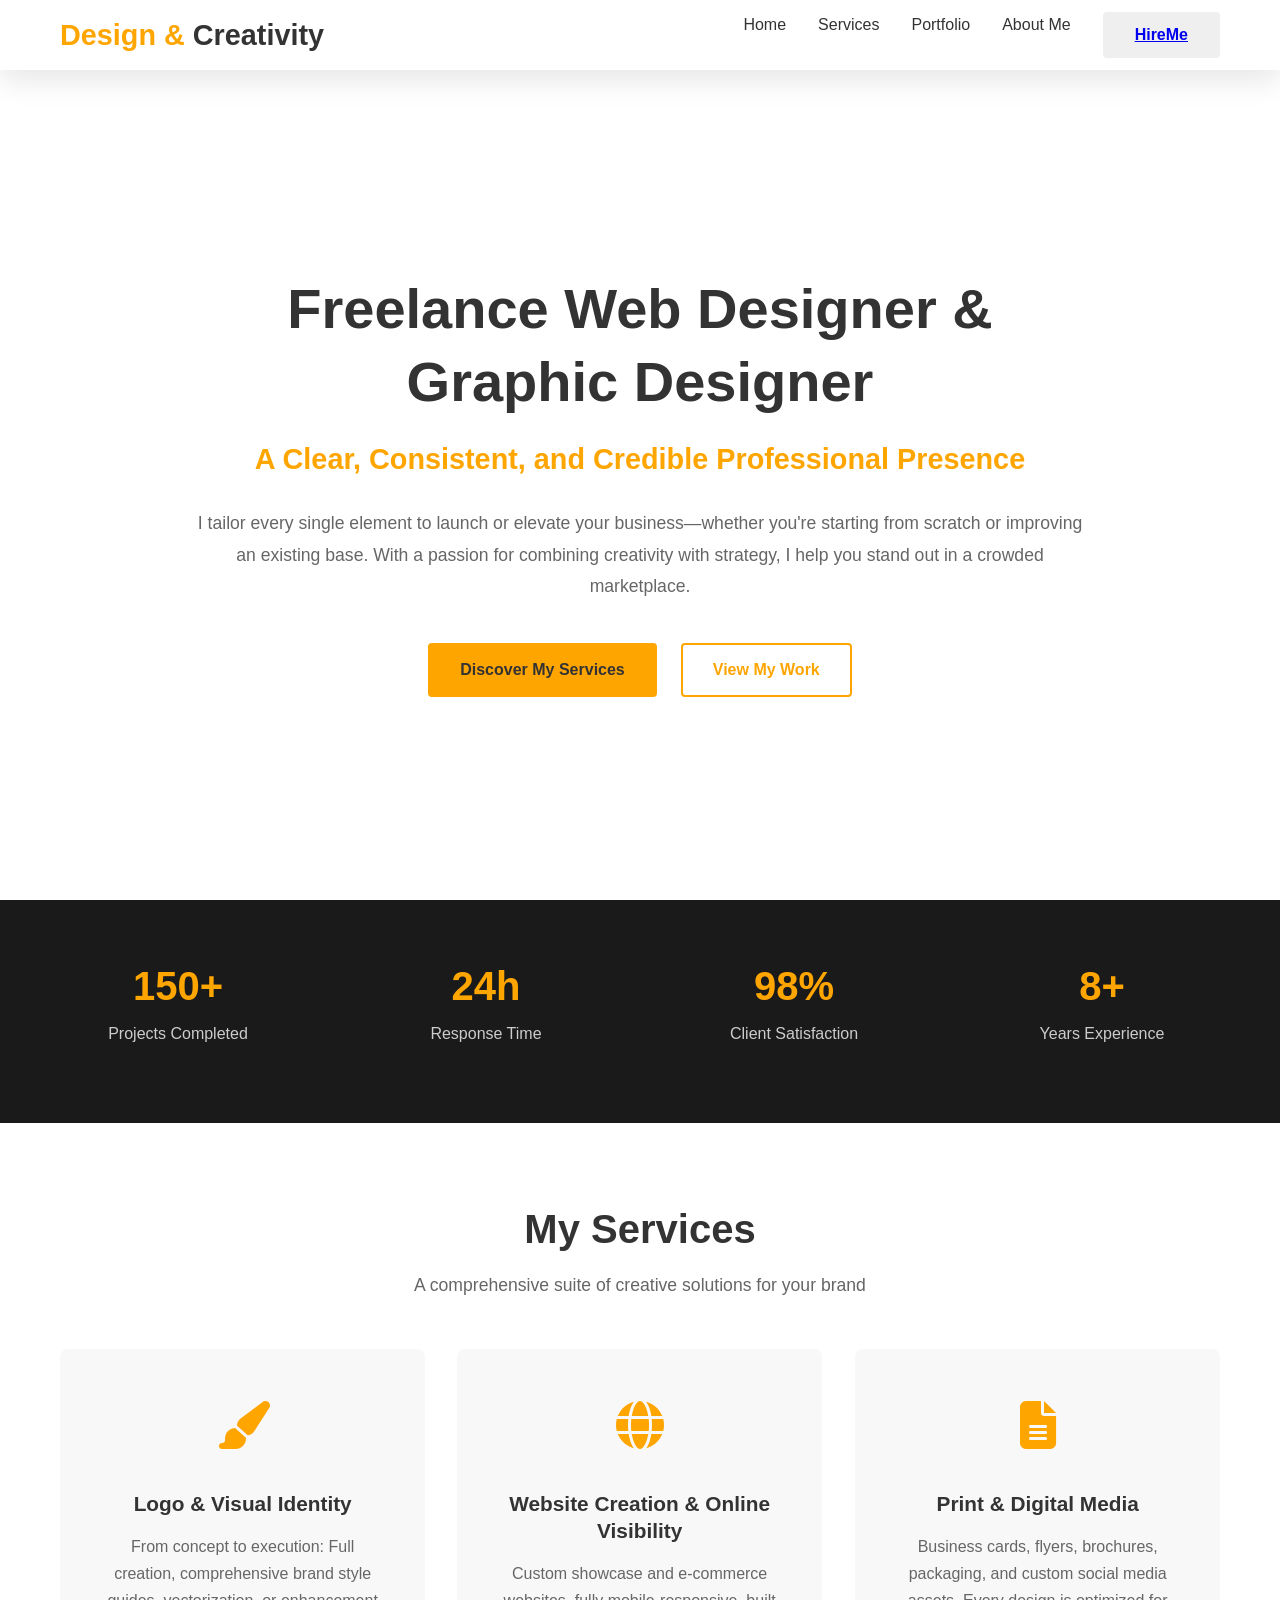
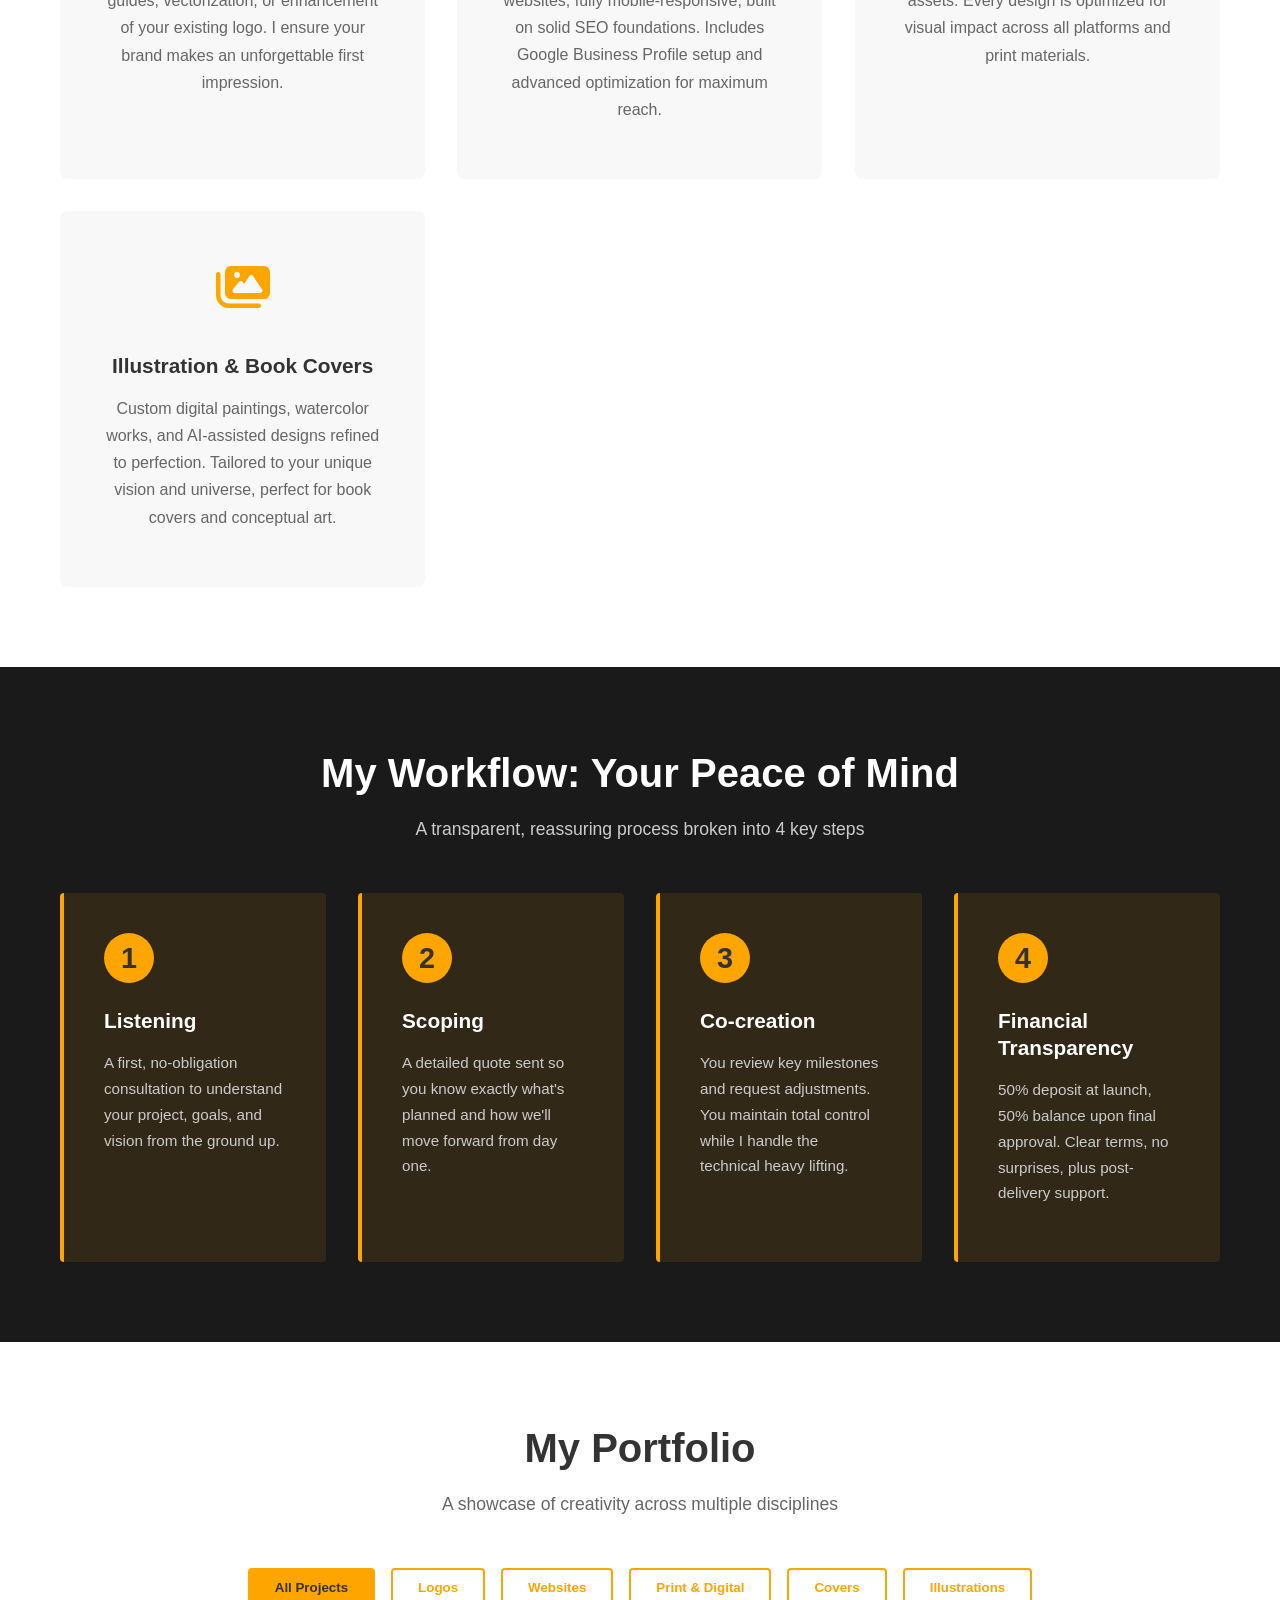
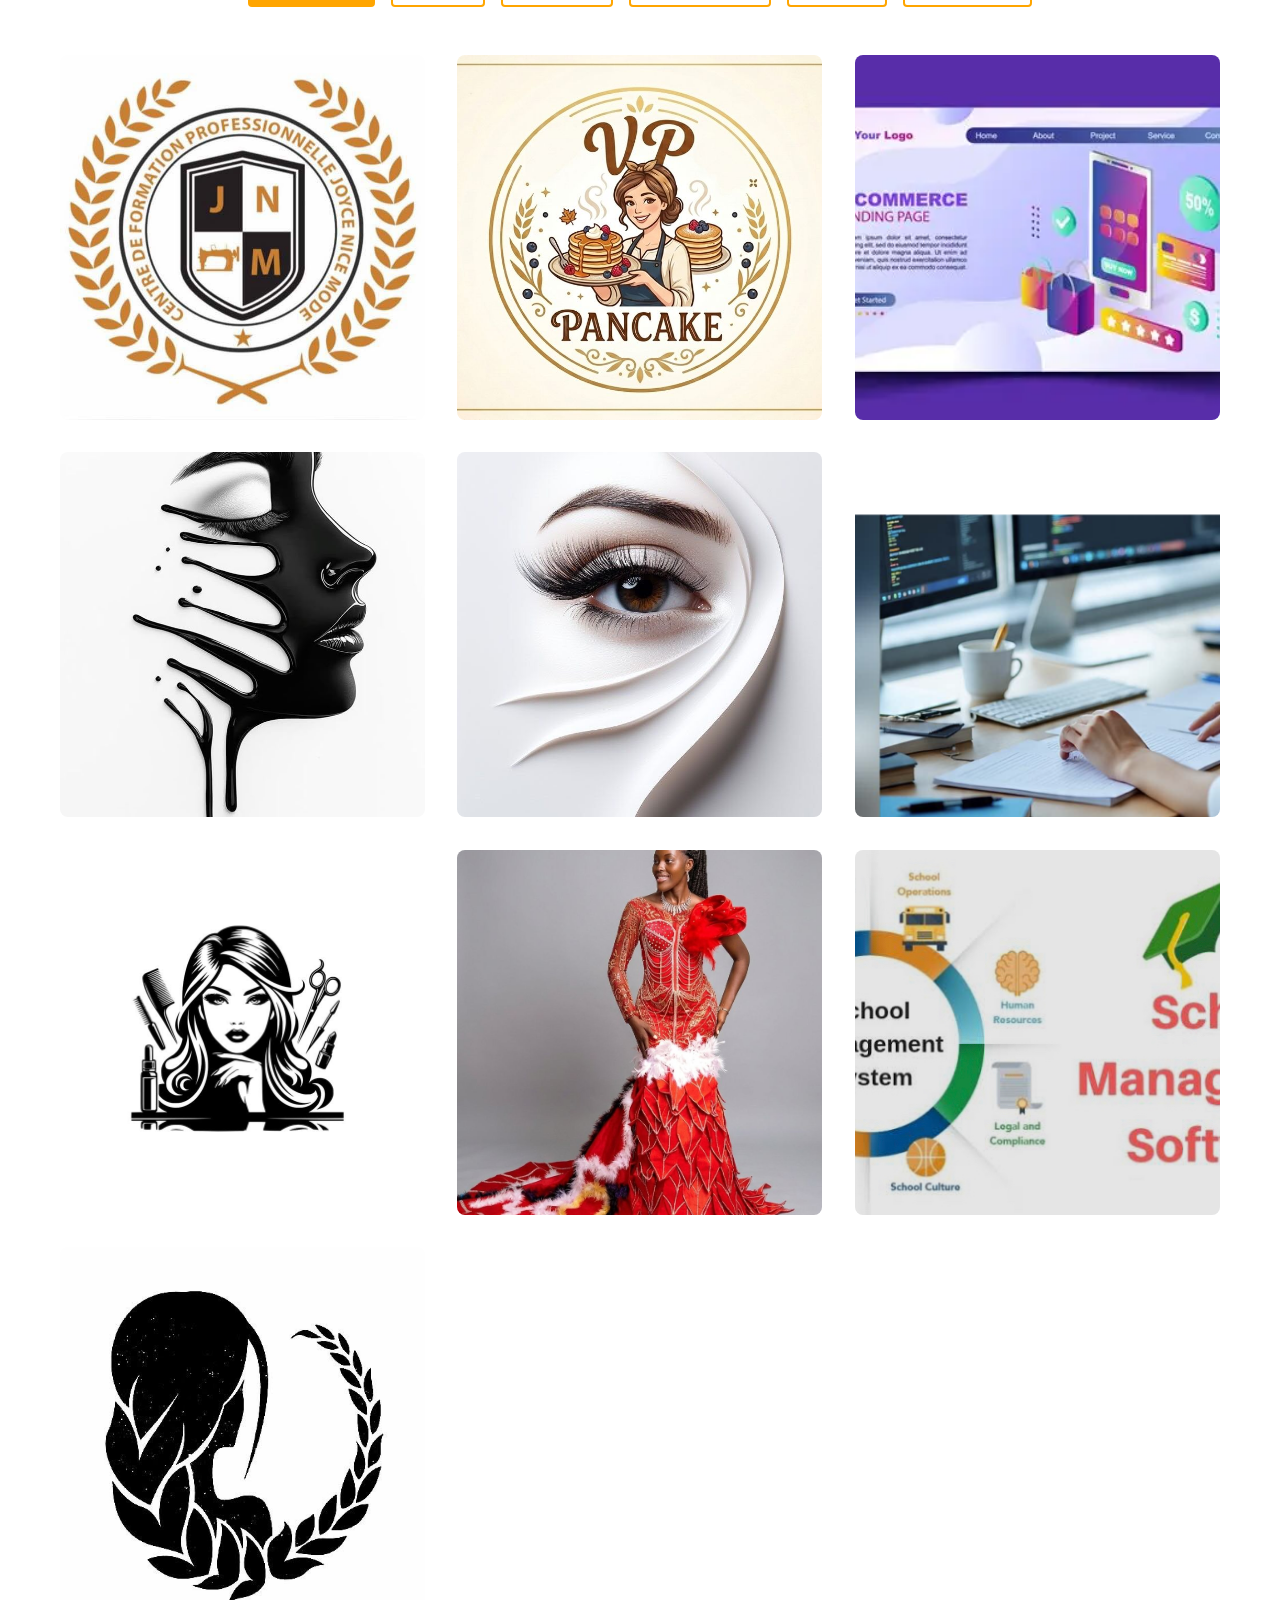
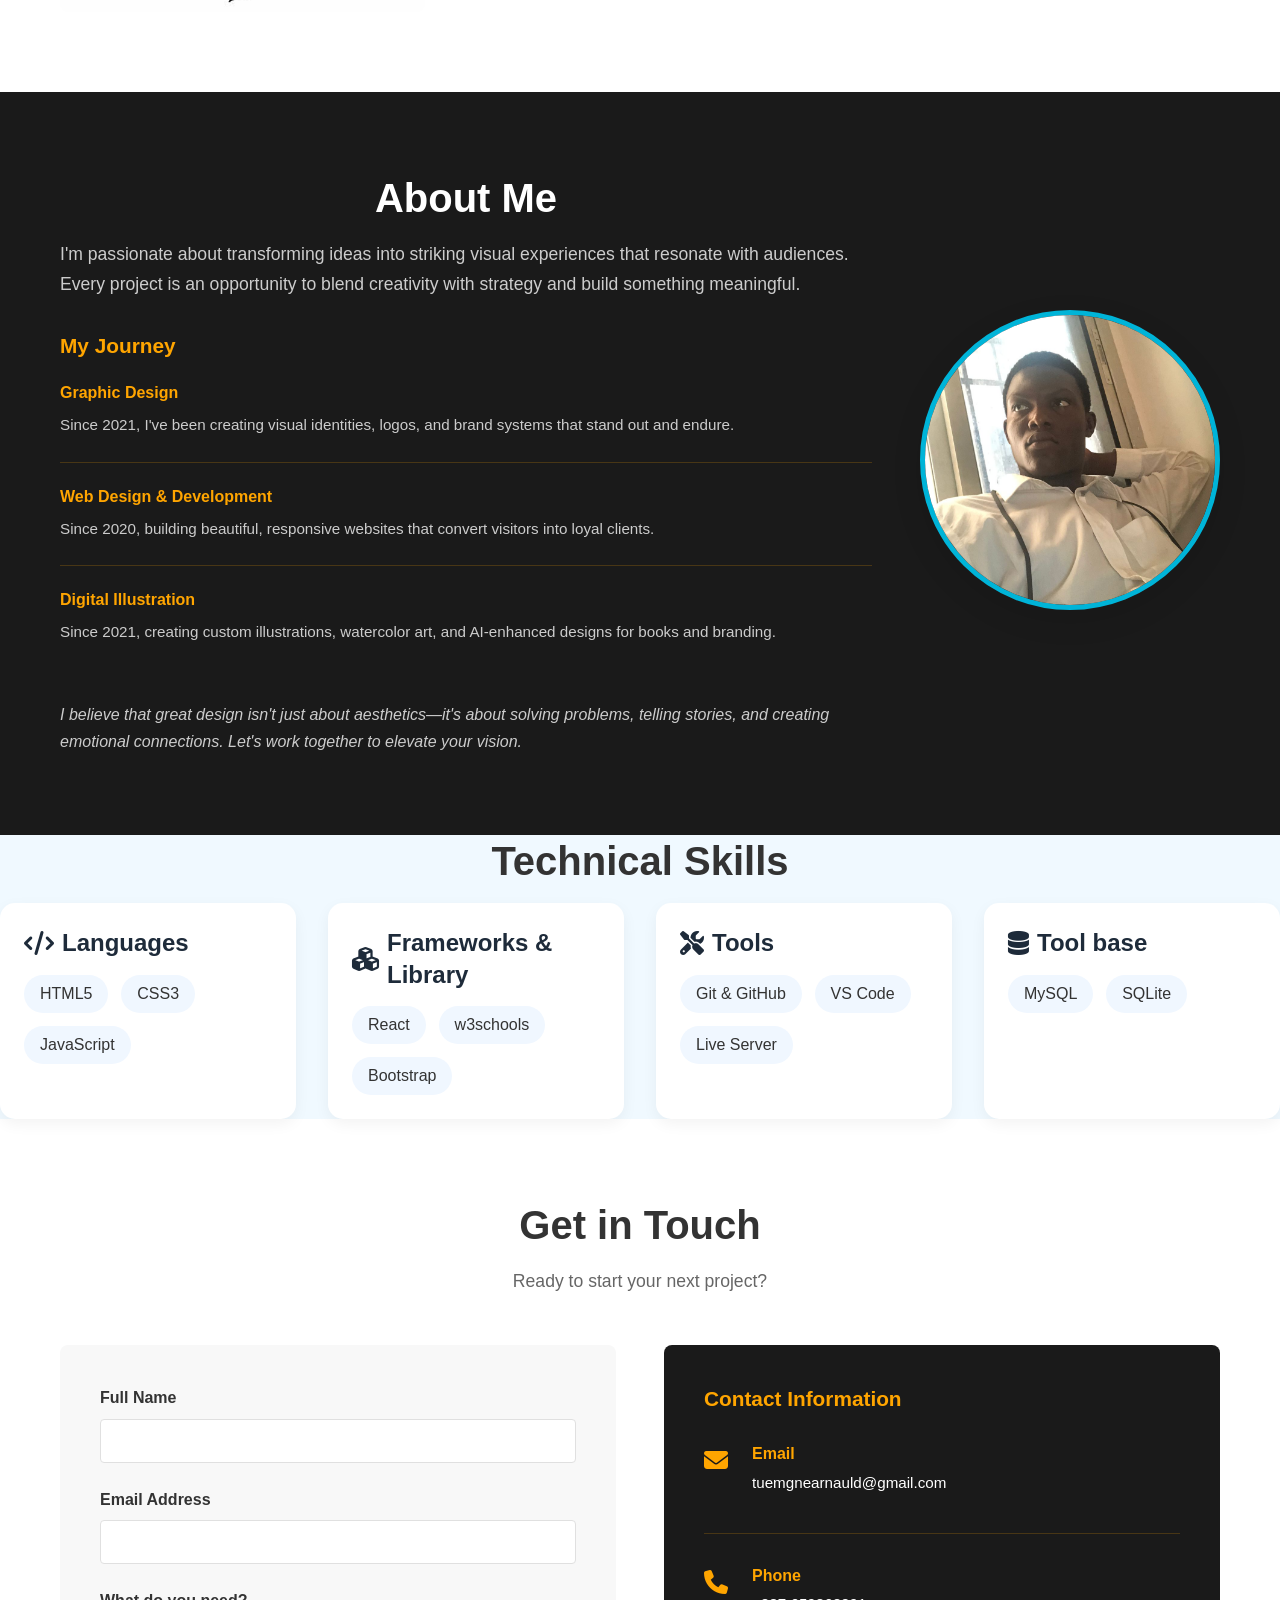
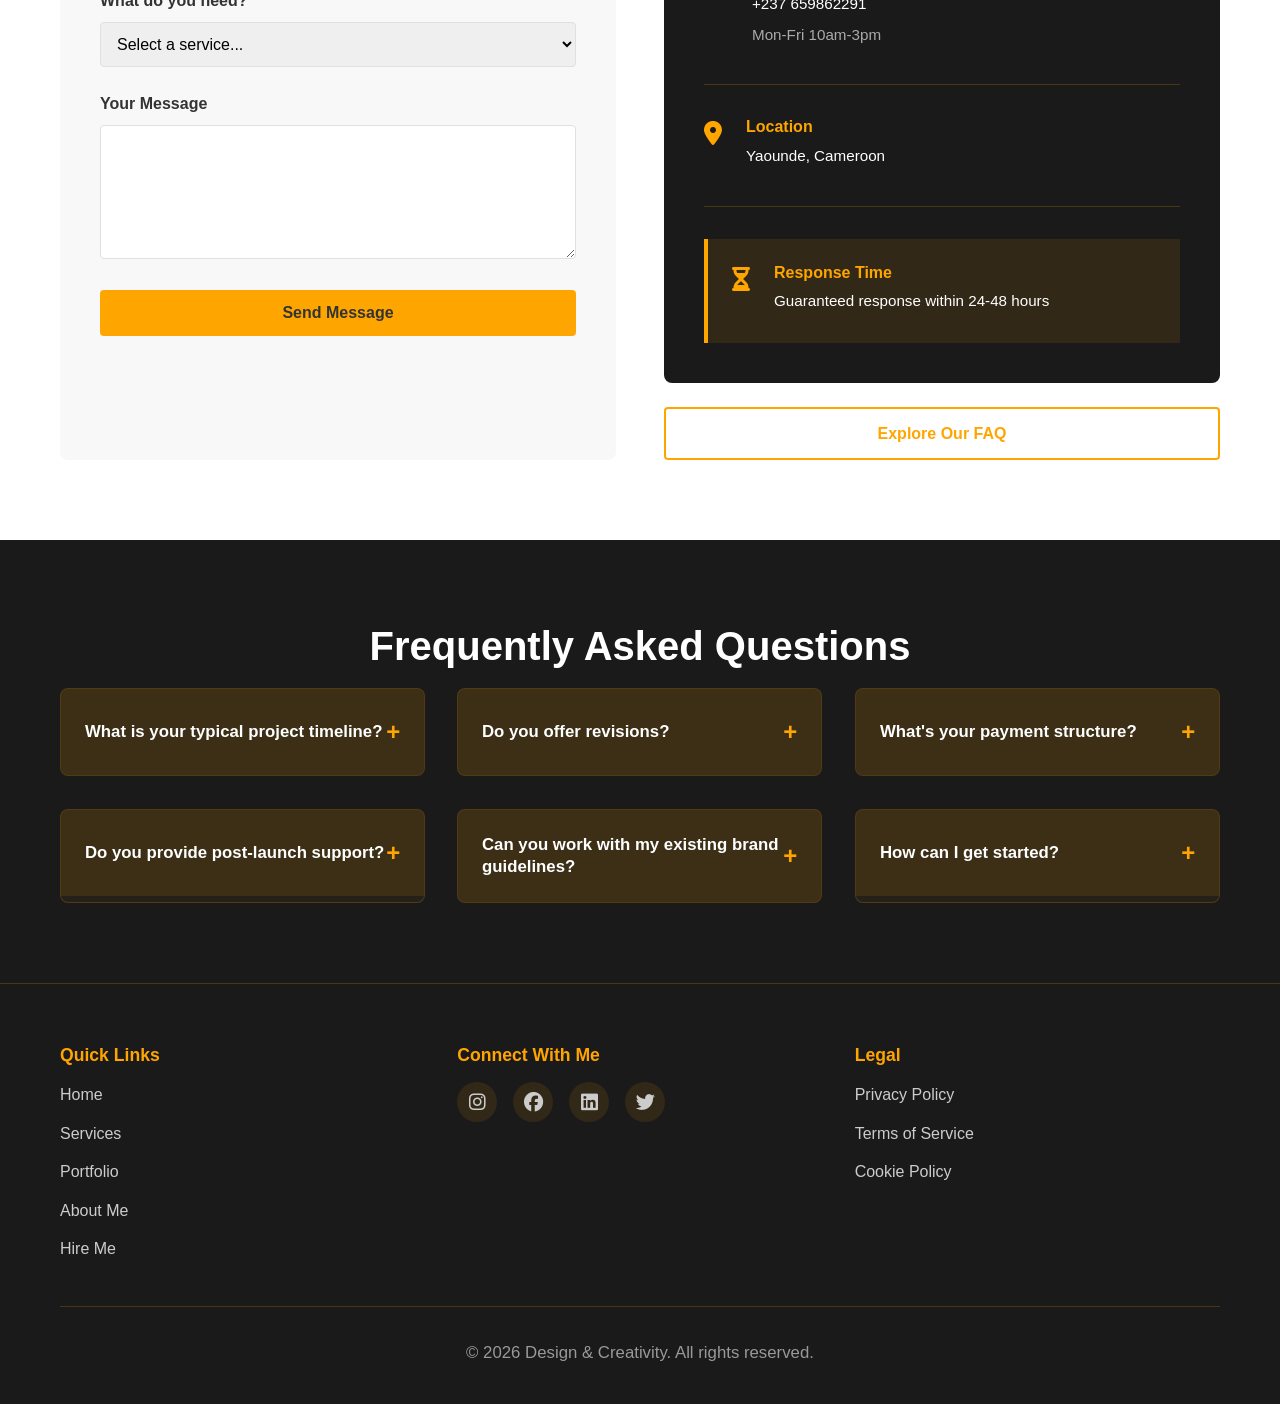
<file: My Website/index.html>
<!DOCTYPE html>
<html lang="en">
<head>
    <meta charset="UTF-8">
    <meta name="viewport" content="width=device-width, initial-scale=1.0">
    <title>Freelance Web & Graphic Designer - Transform Your Vision Into Reality</title>
    <link rel="stylesheet" href="styles.css">
    <link rel="shortcut icon" href="my logo.PNG" type="image/x-icon">
    <link rel="stylesheet" href="https://cdnjs.cloudflare.com/ajax/libs/font-awesome/6.4.0/css/all.min.css">
</head>
<body>
    <!-- Navigation -->
    <nav class="navbar">
        <div class="navbar-container">
            <div class="logo">
                <span class="logo-accent">Design & </span>Creativity
            </div>
            <ul class="nav-menu">
                <li><a href="index.html" class="nav-link">Home</a></li>
                <li><a href="services.html" class="nav-link">Services</a></li>
                <li><a href="portfolio.html" class="nav-link">Portfolio</a></li>
                <li><a href="abou.html" class="nav-link">About Me</a></li>
                <li><form class="nav-link">
                    <button class="btn btn-outline-success" type="submit">
                        <a href="contact.html">HireMe</a></button>
                    </form>
                </li>
            </ul>
            <div class="hamburger">
                <span></span>
                <span></span>
                <span></span>
            </div>
        </div>
    </nav>

    <!-- Hero Section (Home) -->
    <section id="home" class="hero">
        <div class="hero-content">
            <h1 class="hero-title">Freelance Web Designer & Graphic Designer</h1>
            <p class="hero-subtitle">A Clear, Consistent, and Credible Professional Presence</p>
            <p class="hero-description">
                I tailor every single element to launch or elevate your business—whether you're starting from scratch or improving an existing base. With a passion for combining creativity with strategy, I help you stand out in a crowded marketplace.
            </p>
            <div class="hero-cta">
                <a href="services.html" class="btn btn-primary">Discover My Services</a>
                <a href="portfolio.html" class="btn btn-secondary">View My Work</a>
            </div>
        </div>
    </section>

    <!-- Key Stats Banner -->
    <section class="stats-banner">
        <div class="stats-container">
            <div class="stat">
                <h3>150+</h3>
                <p>Projects Completed</p>
            </div>
            <div class="stat">
                <h3>24h</h3>
                <p>Response Time</p>
            </div>
            <div class="stat">
                <h3>98%</h3>
                <p>Client Satisfaction</p>
            </div>
            <div class="stat">
                <h3>8+</h3>
                <p>Years Experience</p>
            </div>
        </div>
    </section>

    <!-- Services Section -->
    <section id="services" class="services">
        <div class="container">
            <h2 class="section-title">My Services</h2>
            <p class="section-subtitle">A comprehensive suite of creative solutions for your brand</p>

            <div class="services-grid">
                <!-- Service 1 -->
                <div class="service-card">
                    <div class="service-icon">
                        <i class="fas fa-paint-brush"></i>
                    </div>
                    <h3>Logo & Visual Identity</h3>
                    <p>
                        From concept to execution: Full creation, comprehensive brand style guides, vectorization, or enhancement of your existing logo. I ensure your brand makes an unforgettable first impression.
                    </p>
                </div>

                <!-- Service 2 -->
                <div class="service-card">
                    <div class="service-icon">
                        <i class="fas fa-globe"></i>
                    </div>
                    <h3>Website Creation & Online Visibility</h3>
                    <p>
                        Custom showcase and e-commerce websites, fully mobile-responsive, built on solid SEO foundations. Includes Google Business Profile setup and advanced optimization for maximum reach.
                    </p>
                </div>

                <!-- Service 3 -->
                <div class="service-card">
                    <div class="service-icon">
                        <i class="fas fa-file-alt"></i>
                    </div>
                    <h3>Print & Digital Media</h3>
                    <p>
                        Business cards, flyers, brochures, packaging, and custom social media assets. Every design is optimized for visual impact across all platforms and print materials.
                    </p>
                </div>

                <!-- Service 4 -->
                <div class="service-card">
                    <div class="service-icon">
                        <i class="fas fa-images"></i>
                    </div>
                    <h3>Illustration & Book Covers</h3>
                    <p>
                        Custom digital paintings, watercolor works, and AI-assisted designs refined to perfection. Tailored to your unique vision and universe, perfect for book covers and conceptual art.
                    </p>
                </div>
            </div>
        </div>
    </section>

    <!-- Workflow Section -->
    <section class="workflow">
        <div class="container">
            <h2 class="section-title">My Workflow: Your Peace of Mind</h2>
            <p class="section-subtitle">A transparent, reassuring process broken into 4 key steps</p>

            <div class="workflow-grid">
                <div class="workflow-step">
                    <div class="step-number">1</div>
                    <h3>Listening</h3>
                    <p>A first, no-obligation consultation to understand your project, goals, and vision from the ground up.</p>
                </div>

                <div class="workflow-step">
                    <div class="step-number">2</div>
                    <h3>Scoping</h3>
                    <p>A detailed quote sent so you know exactly what's planned and how we'll move forward from day one.</p>
                </div>

                <div class="workflow-step">
                    <div class="step-number">3</div>
                    <h3>Co-creation</h3>
                    <p>You review key milestones and request adjustments. You maintain total control while I handle the technical heavy lifting.</p>
                </div>

                <div class="workflow-step">
                    <div class="step-number">4</div>
                    <h3>Financial Transparency</h3>
                    <p>50% deposit at launch, 50% balance upon final approval. Clear terms, no surprises, plus post-delivery support.</p>
                </div>
            </div>
        </div>
    </section>

     <!-- Portfolio Section -->
    <section id="portfolio" class="portfolio">
        <div class="container">
            <h2 class="section-title">My Portfolio</h2>
            <p class="section-subtitle">A showcase of creativity across multiple disciplines</p>

            <!-- Filter Buttons -->
            <div class="portfolio-filters">
                <button class="filter-btn active" data-filter="all">All Projects</button>
                <button class="filter-btn" data-filter="logos">Logos</button>
                <button class="filter-btn" data-filter="websites">Websites</button>
                <button class="filter-btn" data-filter="print">Print & Digital</button>
                <button class="filter-btn" data-filter="covers">Covers</button>
                <button class="filter-btn" data-filter="illustrations">Illustrations</button>
            </div>

            <!-- Portfolio Grid -->
            <div class="portfolio-grid">
                <!-- Logo Projects -->
                <div class="portfolio-item" data-category="logos">
                    <div class="portfolio-image">
                        <img src="jnm logo.jpeg" alt="Logo Design 1">
                        <div class="portfolio-overlay">
                            <h3>Modern Tech Logo</h3>
                            <p>Brand Identity</p>
                        </div>
                    </div>
                </div>

                <div class="portfolio-item" data-category="logos">
                    <div class="portfolio-image">
                        <img src="vanessa logo.jpeg" alt="Logo Design 2">
                        <div class="portfolio-overlay">
                            <h3>Eco-Friendly Brand</h3>
                            <p>Visual Identity</p>
                        </div>
                    </div>
                </div>

                <!-- Website Projects -->
                <div class="portfolio-item" data-category="websites">
                    <div class="portfolio-image">
                        <img src="OIP.webp" alt="Website 1">
                        <div class="portfolio-overlay">
                            <h3>E-commerce Platform</h3>
                            <p>Responsive Website</p>
                        </div>
                    </div>
                </div>

                <div class="portfolio-item" data-category="websites">
                    <div class="portfolio-image">
                        <img src="face design.jpeg" alt="Website 2">
                        <div class="portfolio-overlay">
                            <h3>Corporate Showcase</h3>
                            <p>Web Design</p>
                        </div>
                    </div>
                </div>

                <!-- Print & Digital -->
                <div class="portfolio-item" data-category="print">
                    <div class="portfolio-image">
                        <img src="eye design.jpeg" alt="Print 1">
                        <div class="portfolio-overlay">
                            <h3>Business Card Suite</h3>
                            <p>Print Design</p>
                        </div>
                    </div>
                </div>

                <div class="portfolio-item" data-category="print">
                    <div class="portfolio-image">
                        <img src="arn 1425.PNG" alt="Print 2">
                        <div class="portfolio-overlay">
                            <h3>Social Media Pack</h3>
                            <p>Digital Assets</p>
                        </div>
                    </div>
                </div>

                <!-- Book Covers -->
                <div class="portfolio-item" data-category="covers">
                    <div class="portfolio-image">
                        <img src="braid design.jpeg" alt="Book Cover 1">
                        <div class="portfolio-overlay">
                            <h3>Mystery Novel</h3>
                            <p>Book Cover Design</p>
                        </div>
                    </div>
                </div>

                <div class="portfolio-item" data-category="covers">
                    <div class="portfolio-image">
                        <img src="joyce brand.jpeg" alt="Book Cover 2">
                        <div class="portfolio-overlay">
                            <h3>Self-Help Guide</h3>
                            <p>Cover Illustration</p>
                        </div>
                    </div>
                </div>

                <!-- Illustrations -->
                <div class="portfolio-item" data-category="illustrations">
                    <div class="portfolio-image">
                        <img src="IMG_E3202.JPG" alt="Illustration 1">
                        <div class="portfolio-overlay">
                            <h3>Digital Artwork</h3>
                            <p>Character Design</p>
                        </div>
                    </div>
                </div>

                <div class="portfolio-item" data-category="illustrations">
                    <div class="portfolio-image">
                        <img src="watermark.jpeg" alt="Illustration 2">
                        <div class="portfolio-overlay">
                            <h3>Watercolor Series</h3>
                            <p>Fine Art</p>
                        </div>
                    </div>
                </div>
            </div>
        </div>
    </section>

     <!-- About Me Section -->
    <section id="about" class="about">
        <div class="container">
            <div class="about-grid">
                <div class="about-content">
                    <h2 class="section-title">About Me</h2>
                    <p class="about-intro">
                        I'm passionate about transforming ideas into striking visual experiences that resonate with audiences. Every project is an opportunity to blend creativity with strategy and build something meaningful.
                    </p>

                    <div class="about-journey">
                        <h3>My Journey</h3>
                        <div class="journey-item">
                            <h4>Graphic Design</h4>
                            <p>Since 2021, I've been creating visual identities, logos, and brand systems that stand out and endure.</p>
                        </div>
                        <div class="journey-item">
                            <h4>Web Design & Development</h4>
                            <p>Since 2020, building beautiful, responsive websites that convert visitors into loyal clients.</p>
                        </div>
                        <div class="journey-item">
                            <h4>Digital Illustration</h4>
                            <p>Since 2021, creating custom illustrations, watercolor art, and AI-enhanced designs for books and branding.</p>
                        </div>
                    </div>

                    <p class="about-closing">
                        I believe that great design isn't just about aesthetics—it's about solving problems, telling stories, and creating emotional connections. Let's work together to elevate your vision.
                    </p>
                </div>
                <div class="about-image">
                    <img src="../portfolio/arnauld.jpeg" alt="Professional Photo">
                </div>
            </div>
        </div>
    </section>

     <section id="skills" class="section" style="background: #f0f9ff;">
  <h2 class="section-title">Technical Skills</h2>
  <div class="skills-container">
    <div class="skill-category">
      <h3><i class="fas fa-code"></i> Languages</h3>
      <div class="skill-items">
        <span>HTML5</span><span>CSS3</span><span>JavaScript</span>
      </div>
    </div>
    <div class="skill-category">
      <h3><i class="fas fa-cubes"></i> Frameworks & Library</h3>
      <div class="skill-items">
        <span>React</span><span>w3schools</span><span>Bootstrap</span>
      </div>
    </div>
    <div class="skill-category">
      <h3><i class="fas fa-tools"></i> Tools</h3>
      <div class="skill-items">
        <span>Git & GitHub</span><span>VS Code</span><span>Live Server</span>
      </div>
    </div>
    <div class="skill-category">
      <h3><i class="fas fa-database"></i> Tool base</h3>
      <div class="skill-items">
        <span>MySQL</span><span>SQLite</span>
      </div>
    </div>
  </div>
</section>


    <!-- Contact Section -->
    <section id="contact" class="contact">
        <div class="container">
            <h2 class="section-title">Get in Touch</h2>
            <p class="section-subtitle">Ready to start your next project?</p>

            <div class="contact-grid">
                <!-- Contact Form -->
                <div class="contact-form-wrapper">
                    <form class="contact-form" id="contactForm">
                        <div class="form-group">
                            <label for="name">Full Name</label>
                            <input type="text" id="name" name="name" required>
                        </div>

                        <div class="form-group">
                            <label for="email">Email Address</label>
                            <input type="email" id="email" name="email" required>
                        </div>

                        <div class="form-group">
                            <label for="subject">What do you need?</label>
                            <select id="subject" name="subject" required>
                                <option value="">Select a service...</option>
                                <option value="logo">Logo & Visual Identity</option>
                                <option value="website">Website Creation</option>
                                <option value="print">Print & Digital Media</option>
                                <option value="illustration">Illustration & Covers</option>
                                <option value="other">Other</option>
                            </select>
                        </div>

                        <div class="form-group">
                            <label for="message">Your Message</label>
                            <textarea id="message" name="message" rows="6" required></textarea>
                        </div>

                        <button type="submit" class="btn btn-primary">Send Message</button>
                    </form>
                </div>

                <!-- Contact Info -->
                <div class="contact-info-wrapper">
                    <div class="contact-info-card">
                        <h3>Contact Information</h3>
                        
                        <div class="contact-item">
                            <i class="fas fa-envelope"></i>
                            <div>
                                <h4>Email</h4>
                                <p><a href="mailto:tuemgnearnauld@gmail.com">tuemgnearnauld@gmail.com</a></p>
                            </div>
                        </div>

                        <div class="contact-item">
                            <i class="fas fa-phone"></i>
                            <div>
                                <h4>Phone</h4>
                                <p><a href="tel:+1234567890">+237 659862291</a></p>
                                <p class="contact-hours">Mon-Fri 10am-3pm</p>
                            </div>
                        </div>

                        <div class="contact-item">
                            <i class="fas fa-map-marker-alt"></i>
                            <div>
                                <h4>Location</h4>
                                <p>Yaounde, Cameroon</p>
                            </div>
                        </div>

                        <div class="contact-item highlight">
                            <i class="fas fa-hourglass-half"></i>
                            <div>
                                <h4>Response Time</h4>
                                <p>Guaranteed response within 24-48 hours</p>
                            </div>
                        </div>
                    </div>
                    <!-- FAQ Link -->
                    <a href="#faq" class="btn btn-secondary btn-block">Explore Our FAQ</a>
                </div>
            </div>
        </div>
    </section>
    


    <!-- FAQ Section -->
    <section id="faq" class="faq">
        <div class="container">
            <h2 class="section-title">Frequently Asked Questions</h2>

            <div class="faq-grid">
                <div class="faq-item">
                    <div class="faq-header">
                        <h3>What is your typical project timeline?</h3>
                        <span class="faq-icon">+</span>
                    </div>
                    <div class="faq-content">
                        <p>Timeline varies based on project scope. Simple logos typically take 3-5 days, websites 2-4 weeks, and illustrations depend on complexity. I'll provide a detailed timeline during our initial consultation.</p>
                    </div>
                </div>

                <div class="faq-item">
                    <div class="faq-header">
                        <h3>Do you offer revisions?</h3>
                        <span class="faq-icon">+</span>
                    </div>
                    <div class="faq-content">
                        <p>Absolutely! I include unlimited revisions until you're completely satisfied. You maintain total creative control throughout the co-creation process.</p>
                    </div>
                </div>

                <div class="faq-item">
                    <div class="faq-header">
                        <h3>What's your payment structure?</h3>
                        <span class="faq-icon">+</span>
                    </div>
                    <div class="faq-content">
                        <p>50% deposit is required to begin the project, and the remaining 50% is due upon final approval. This protects both of us and ensures mutual commitment.</p>
                    </div>
                </div>

                <div class="faq-item">
                    <div class="faq-header">
                        <h3>Do you provide post-launch support?</h3>
                        <span class="faq-icon">+</span>
                    </div>
                    <div class="faq-content">
                        <p>Yes, I offer 30 days of free post-delivery support for websites and digital projects. Extended support packages are available for ongoing needs.</p>
                    </div>
                </div>

                <div class="faq-item">
                    <div class="faq-header">
                        <h3>Can you work with my existing brand guidelines?</h3>
                        <span class="faq-icon">+</span>
                    </div>
                    <div class="faq-content">
                        <p>Of course! Whether you have existing guidelines or need me to create them, I'll ensure consistency across all your materials.</p>
                    </div>
                </div>

                <div class="faq-item">
                    <div class="faq-header">
                        <h3>How can I get started?</h3>
                        <span class="faq-icon">+</span>
                    </div>
                    <div class="faq-content">
                        <p>Simply fill out the contact form above or send me an email. I'll get back to you within 24 hours to schedule your free initial consultation.</p>
                    </div>
                </div>
            </div>
        </div>
    </section>

    <!-- Footer -->
    <footer class="footer">
        <div class="container">
            <div class="footer-grid">
                <div class="footer-section">
                    <h3>Quick Links</h3>
                    <ul>
                        <li><a href="index.html">Home</a></li>
                        <li><a href="services.html">Services</a></li>
                        <li><a href="portfolio.html">Portfolio</a></li>
                        <li><a href="about.html">About Me</a></li>
                        <li><a href="contact.html">Hire Me</a></li>
                    </ul>
                </div>

                <div class="footer-section">
                    <h3>Connect With Me</h3>
                    <div class="social-icons">
                        <a href="" title="Instagram"><i class="fab fa-instagram"></i></a>
                        <a href="#" title="Facebook"><i class="fab fa-facebook"></i></a>
                        <a href="#" title="LinkedIn"><i class="fab fa-linkedin"></i></a>
                        <a href="#" title="Twitter"><i class="fab fa-twitter"></i></a>
                    </div>
                </div>

                <div class="footer-section">
                    <h3>Legal</h3>
                    <ul>
                        <li><a href="#">Privacy Policy</a></li>
                        <li><a href="#">Terms of Service</a></li>
                        <li><a href="#">Cookie Policy</a></li>
                    </ul>
                </div>
            </div>

            <div class="footer-bottom">
                <p>&copy; 2026 Design & Creativity. All rights reserved.</p>
            </div>
        </div>
    </footer>

    <script src="script.js"></script>
</body>
</html>
</file>
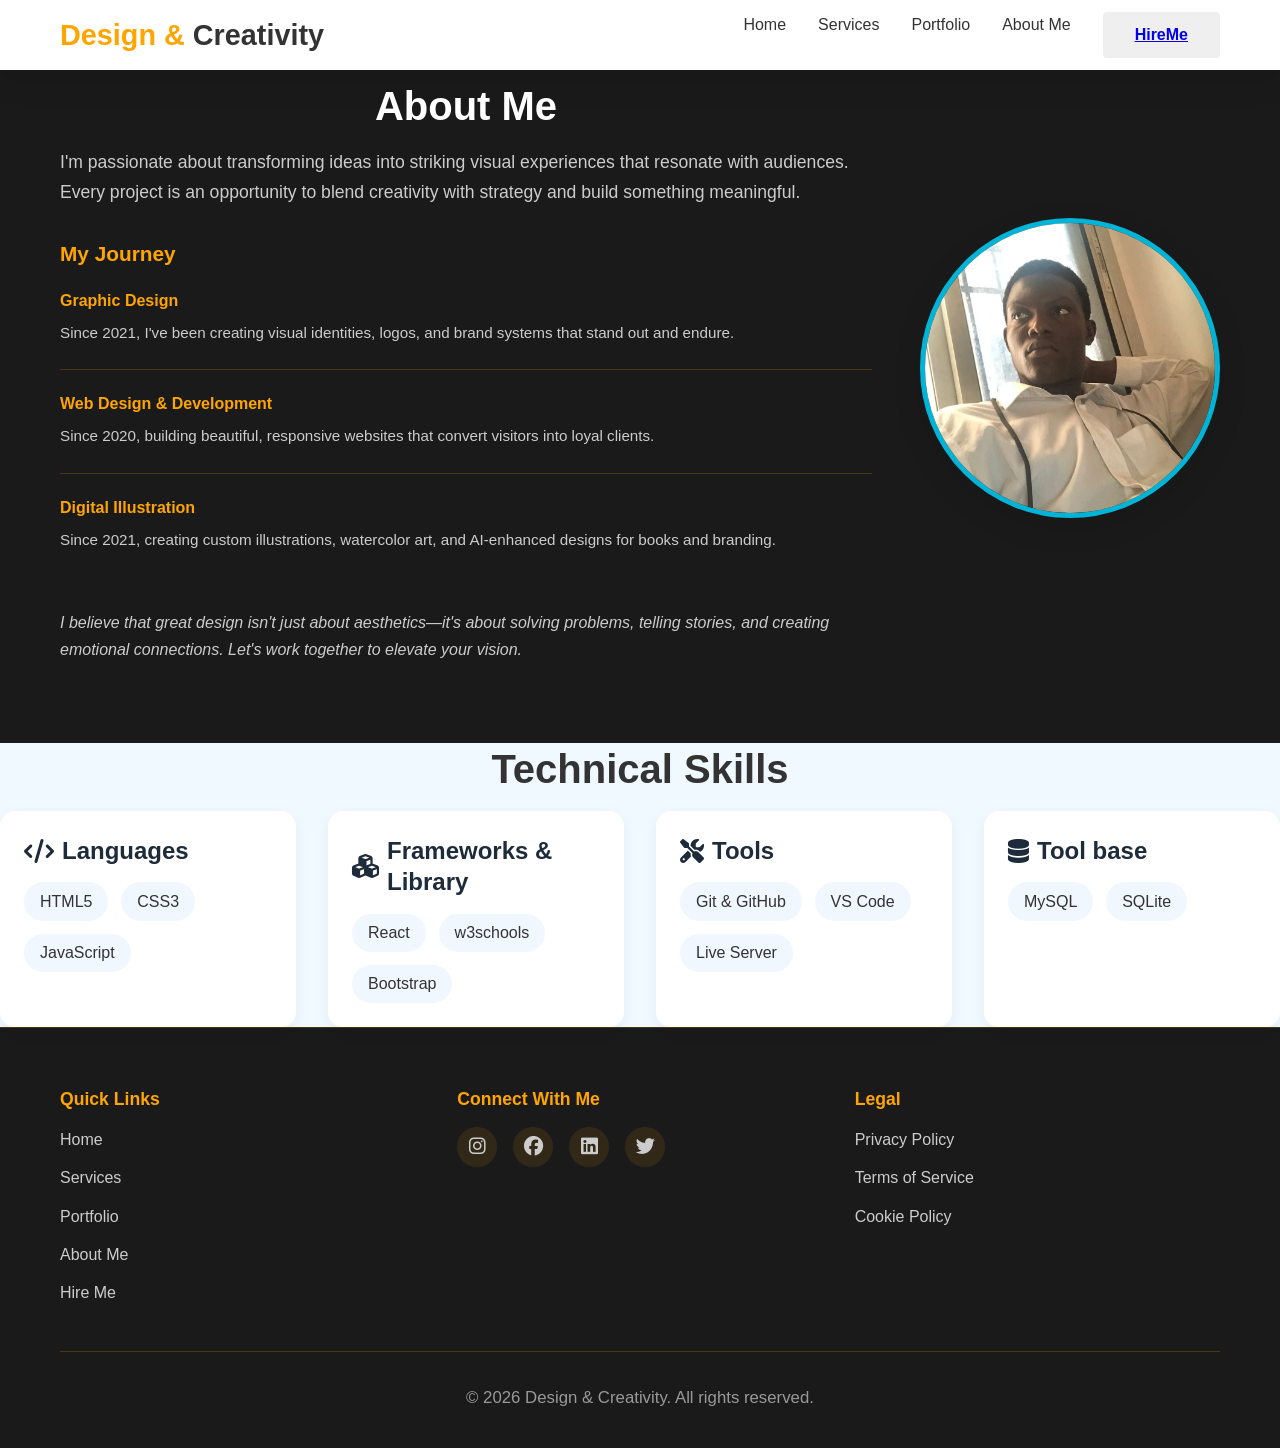
<file: My Website/abou.html>
<!DOCTYPE html>
<html lang="en">
<head>
    <meta charset="UTF-8">
    <meta name="viewport" content="width=device-width, initial-scale=1.0">
    <title>Freelance Web & Graphic Designer - Transform Your Vision Into Reality</title>
    <link rel="stylesheet" href="styles.css">
    <link rel="shortcut icon" href="my logo.PNG" type="image/x-icon">
    <link rel="stylesheet" href="https://cdnjs.cloudflare.com/ajax/libs/font-awesome/6.4.0/css/all.min.css">
</head>
<body>
    <!-- Navigation -->
    <nav class="navbar">
        <div class="navbar-container">
            <div class="logo">
                <span class="logo-accent">Design & </span>Creativity
            </div>
            <ul class="nav-menu">
                <li><a href="index.html" class="nav-link">Home</a></li>
                <li><a href="services.html" class="nav-link">Services</a></li>
                <li><a href="portfolio.html" class="nav-link">Portfolio</a></li>
                <li><a href="abou.html" class="nav-link">About Me</a></li>
                <li><form class="nav-link">
                    <button class="btn btn-outline-success" type="submit" style="text-emphasis: none;">
                        <a href="contact.html">HireMe</a></button>
                    </form>
                </li>
            </ul>
            <div class="hamburger">
                <span></span>
                <span></span>
                <span></span>
            </div>
        </div>
    </nav>

     <!-- About Me Section -->
    <section id="about" class="about">
        <div class="container">
            <div class="about-grid">
                <div class="about-content">
                    <h2 class="section-title">About Me</h2>
                    <p class="about-intro">
                        I'm passionate about transforming ideas into striking visual experiences that resonate with audiences. Every project is an opportunity to blend creativity with strategy and build something meaningful.
                    </p>

                    <div class="about-journey">
                        <h3>My Journey</h3>
                        <div class="journey-item">
                            <h4>Graphic Design</h4>
                            <p>Since 2021, I've been creating visual identities, logos, and brand systems that stand out and endure.</p>
                        </div>
                        <div class="journey-item">
                            <h4>Web Design & Development</h4>
                            <p>Since 2020, building beautiful, responsive websites that convert visitors into loyal clients.</p>
                        </div>
                        <div class="journey-item">
                            <h4>Digital Illustration</h4>
                            <p>Since 2021, creating custom illustrations, watercolor art, and AI-enhanced designs for books and branding.</p>
                        </div>
                    </div>

                    <p class="about-closing">
                        I believe that great design isn't just about aesthetics—it's about solving problems, telling stories, and creating emotional connections. Let's work together to elevate your vision.
                    </p>
                </div>
                <div class="about-image">
                    <img src="../portfolio/arnauld.jpeg" alt="Professional Photo">
                </div>
            </div>
        </div>
    </section>

     <section id="skills" class="section" style="background: #f0f9ff;">
  <h2 class="section-title">Technical Skills</h2>
  <div class="skills-container">
    <div class="skill-category">
      <h3><i class="fas fa-code"></i> Languages</h3>
      <div class="skill-items">
        <span>HTML5</span><span>CSS3</span><span>JavaScript</span>
      </div>
    </div>
    <div class="skill-category">
      <h3><i class="fas fa-cubes"></i> Frameworks & Library</h3>
      <div class="skill-items">
        <span>React</span><span>w3schools</span><span>Bootstrap</span>
      </div>
    </div>
    <div class="skill-category">
      <h3><i class="fas fa-tools"></i> Tools</h3>
      <div class="skill-items">
        <span>Git & GitHub</span><span>VS Code</span><span>Live Server</span>
      </div>
    </div>
    <div class="skill-category">
      <h3><i class="fas fa-database"></i> Tool base</h3>
      <div class="skill-items">
        <span>MySQL</span><span>SQLite</span>
      </div>
    </div>
  </div>
</section>


      <!-- Footer -->
    <footer class="footer">
        <div class="container">
            <div class="footer-grid">
                <div class="footer-section">
                    <h3>Quick Links</h3>
                    <ul>
                        <li><a href="index.html">Home</a></li>
                        <li><a href="services.html">Services</a></li>
                        <li><a href="portfolio.html">Portfolio</a></li>
                        <li><a href="about.html">About Me</a></li>
                        <li><a href="contact.html">Hire Me</a></li>
                    </ul>
                </div>

                <div class="footer-section">
                    <h3>Connect With Me</h3>
                    <div class="social-icons">
                        <a href="" title="Instagram"><i class="fab fa-instagram"></i></a>
                        <a href="#" title="Facebook"><i class="fab fa-facebook"></i></a>
                        <a href="#" title="LinkedIn"><i class="fab fa-linkedin"></i></a>
                        <a href="#" title="Twitter"><i class="fab fa-twitter"></i></a>
                    </div>
                </div>

                <div class="footer-section">
                    <h3>Legal</h3>
                    <ul>
                        <li><a href="#">Privacy Policy</a></li>
                        <li><a href="#">Terms of Service</a></li>
                        <li><a href="#">Cookie Policy</a></li>
                    </ul>
                </div>
            </div>

            <div class="footer-bottom">
                <p>&copy; 2026 Design & Creativity. All rights reserved.</p>
            </div>
        </div>
    </footer>

    <script src="script.js"></script>
</body>
</html>
</file>
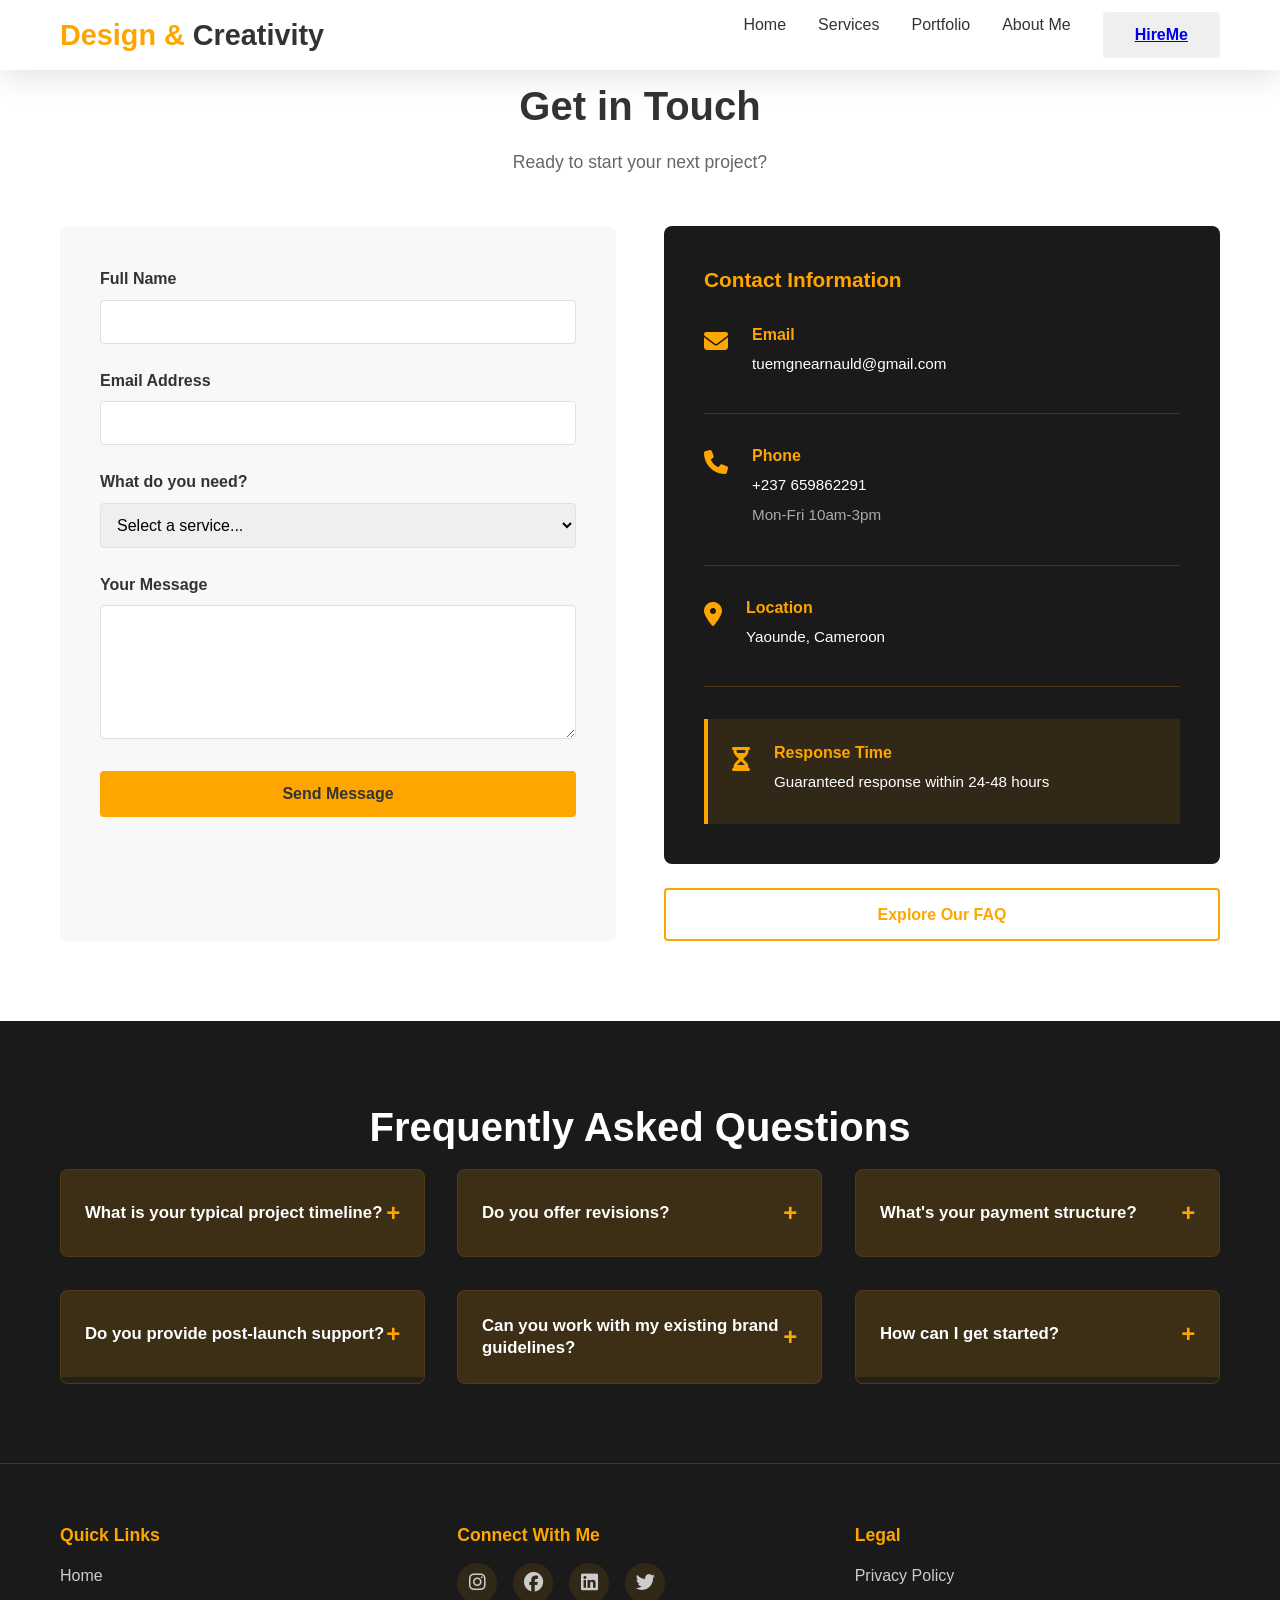
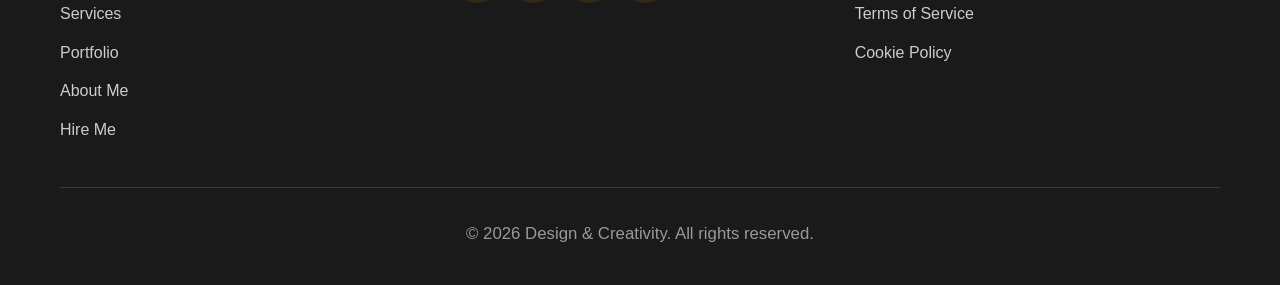
<file: My Website/contact.html>
<!DOCTYPE html>
<html lang="en">
<head>
    <meta charset="UTF-8">
    <meta name="viewport" content="width=device-width, initial-scale=1.0">
    <title>Freelance Web & Graphic Designer - Transform Your Vision Into Reality</title>
    <link rel="stylesheet" href="styles.css">
    <link rel="shortcut icon" href="my logo.PNG" type="image/x-icon">
    <link rel="stylesheet" href="https://cdnjs.cloudflare.com/ajax/libs/font-awesome/6.4.0/css/all.min.css">
</head>
<body>
    <!-- Navigation -->
    <nav class="navbar">
        <div class="navbar-container">
            <div class="logo">
                <span class="logo-accent">Design & </span>Creativity
            </div>
            <ul class="nav-menu">
                <li><a href="index.html" class="nav-link">Home</a></li>
                <li><a href="services.html" class="nav-link">Services</a></li>
                <li><a href="portfolio.html" class="nav-link">Portfolio</a></li>
                <li><a href="abou.html" class="nav-link">About Me</a></li>
                <li><form class="nav-link">
                    <button class="btn btn-outline-success" type="submit">
                        <a href="contact.html">HireMe</a></button>
                    </form>
                </li>
            </ul>
            <div class="hamburger">
                <span></span>
                <span></span>
                <span></span>
            </div>
        </div>
    </nav>

    <!-- Contact Section -->
    <section id="contact" class="contact">
        <div class="container">
            <h2 class="section-title">Get in Touch</h2>
            <p class="section-subtitle">Ready to start your next project?</p>

            <div class="contact-grid">
                <!-- Contact Form -->
                <div class="contact-form-wrapper">
                    <form class="contact-form" id="contactForm">
                        <div class="form-group">
                            <label for="name">Full Name</label>
                            <input type="text" id="name" name="name" required>
                        </div>

                        <div class="form-group">
                            <label for="email">Email Address</label>
                            <input type="email" id="email" name="email" required>
                        </div>

                        <div class="form-group">
                            <label for="subject">What do you need?</label>
                            <select id="subject" name="subject" required>
                                <option value="">Select a service...</option>
                                <option value="logo">Logo & Visual Identity</option>
                                <option value="website">Website Creation</option>
                                <option value="print">Print & Digital Media</option>
                                <option value="illustration">Illustration & Covers</option>
                                <option value="other">Other</option>
                            </select>
                        </div>

                        <div class="form-group">
                            <label for="message">Your Message</label>
                            <textarea id="message" name="message" rows="6" required></textarea>
                        </div>

                        <button type="submit" class="btn btn-primary">Send Message</button>
                    </form>
                </div>

                <!-- Contact Info -->
                <div class="contact-info-wrapper">
                    <div class="contact-info-card">
                        <h3>Contact Information</h3>
                        
                        <div class="contact-item">
                            <i class="fas fa-envelope"></i>
                            <div>
                                <h4>Email</h4>
                                <p><a href="mailto:tuemgnearnauld@gmail.com">tuemgnearnauld@gmail.com</a></p>
                            </div>
                        </div>

                        <div class="contact-item">
                            <i class="fas fa-phone"></i>
                            <div>
                                <h4>Phone</h4>
                                <p><a href="tel:+1234567890">+237 659862291</a></p>
                                <p class="contact-hours">Mon-Fri 10am-3pm</p>
                            </div>
                        </div>

                        <div class="contact-item">
                            <i class="fas fa-map-marker-alt"></i>
                            <div>
                                <h4>Location</h4>
                                <p>Yaounde, Cameroon</p>
                            </div>
                        </div>

                        <div class="contact-item highlight">
                            <i class="fas fa-hourglass-half"></i>
                            <div>
                                <h4>Response Time</h4>
                                <p>Guaranteed response within 24-48 hours</p>
                            </div>
                        </div>
                    </div>
                    
                    <!-- FAQ Link -->
                    <a href="#faq" class="btn btn-secondary btn-block">Explore Our FAQ</a>
                </div>
            </div>
        </div>
    </section>

    <!-- FAQ Section -->
    <section id="faq" class="faq">
        <div class="container">
            <h2 class="section-title">Frequently Asked Questions</h2>

            <div class="faq-grid">
                <div class="faq-item">
                    <div class="faq-header">
                        <h3>What is your typical project timeline?</h3>
                        <span class="faq-icon">+</span>
                    </div>
                    <div class="faq-content">
                        <p>Timeline varies based on project scope. Simple logos typically take 3-5 days, websites 2-4 weeks, and illustrations depend on complexity. I'll provide a detailed timeline during our initial consultation.</p>
                    </div>
                </div>

                <div class="faq-item">
                    <div class="faq-header">
                        <h3>Do you offer revisions?</h3>
                        <span class="faq-icon">+</span>
                    </div>
                    <div class="faq-content">
                        <p>Absolutely! I include unlimited revisions until you're completely satisfied. You maintain total creative control throughout the co-creation process.</p>
                    </div>
                </div>

                <div class="faq-item">
                    <div class="faq-header">
                        <h3>What's your payment structure?</h3>
                        <span class="faq-icon">+</span>
                    </div>
                    <div class="faq-content">
                        <p>50% deposit is required to begin the project, and the remaining 50% is due upon final approval. This protects both of us and ensures mutual commitment.</p>
                    </div>
                </div>

                <div class="faq-item">
                    <div class="faq-header">
                        <h3>Do you provide post-launch support?</h3>
                        <span class="faq-icon">+</span>
                    </div>
                    <div class="faq-content">
                        <p>Yes, I offer 30 days of free post-delivery support for websites and digital projects. Extended support packages are available for ongoing needs.</p>
                    </div>
                </div>

                <div class="faq-item">
                    <div class="faq-header">
                        <h3>Can you work with my existing brand guidelines?</h3>
                        <span class="faq-icon">+</span>
                    </div>
                    <div class="faq-content">
                        <p>Of course! Whether you have existing guidelines or need me to create them, I'll ensure consistency across all your materials.</p>
                    </div>
                </div>

                <div class="faq-item">
                    <div class="faq-header">
                        <h3>How can I get started?</h3>
                        <span class="faq-icon">+</span>
                    </div>
                    <div class="faq-content">
                        <p>Simply fill out the contact form above or send me an email. I'll get back to you within 24 hours to schedule your free initial consultation.</p>
                    </div>
                </div>
            </div>
        </div>
    </section>
    
    
    <!-- Footer -->
    <footer class="footer">
        <div class="container">
            <div class="footer-grid">
                <div class="footer-section">
                    <h3>Quick Links</h3>
                    <ul>
                        <li><a href="index.html">Home</a></li>
                        <li><a href="services.html">Services</a></li>
                        <li><a href="portfolio.html">Portfolio</a></li>
                        <li><a href="about.html">About Me</a></li>
                        <li><a href="contact.html">Hire Me</a></li>
                    </ul>
                </div>

                <div class="footer-section">
                    <h3>Connect With Me</h3>
                    <div class="social-icons">
                        <a href="#" title="Instagram"><i class="fab fa-instagram"></i></a>
                        <a href="#" title="Facebook"><i class="fab fa-facebook"></i></a>
                        <a href="#" title="LinkedIn"><i class="fab fa-linkedin"></i></a>
                        <a href="#" title="Twitter"><i class="fab fa-twitter"></i></a>
                    </div>
                </div>

                <div class="footer-section">
                    <h3>Legal</h3>
                    <ul>
                        <li><a href="#">Privacy Policy</a></li>
                        <li><a href="#">Terms of Service</a></li>
                        <li><a href="#">Cookie Policy</a></li>
                    </ul>
                </div>
            </div>

            <div class="footer-bottom">
                <p>&copy; 2026 Design & Creativity. All rights reserved.</p>
            </div>
        </div>
    </footer>

    <script src="script.js"></script>
</body>
</html>
</file>
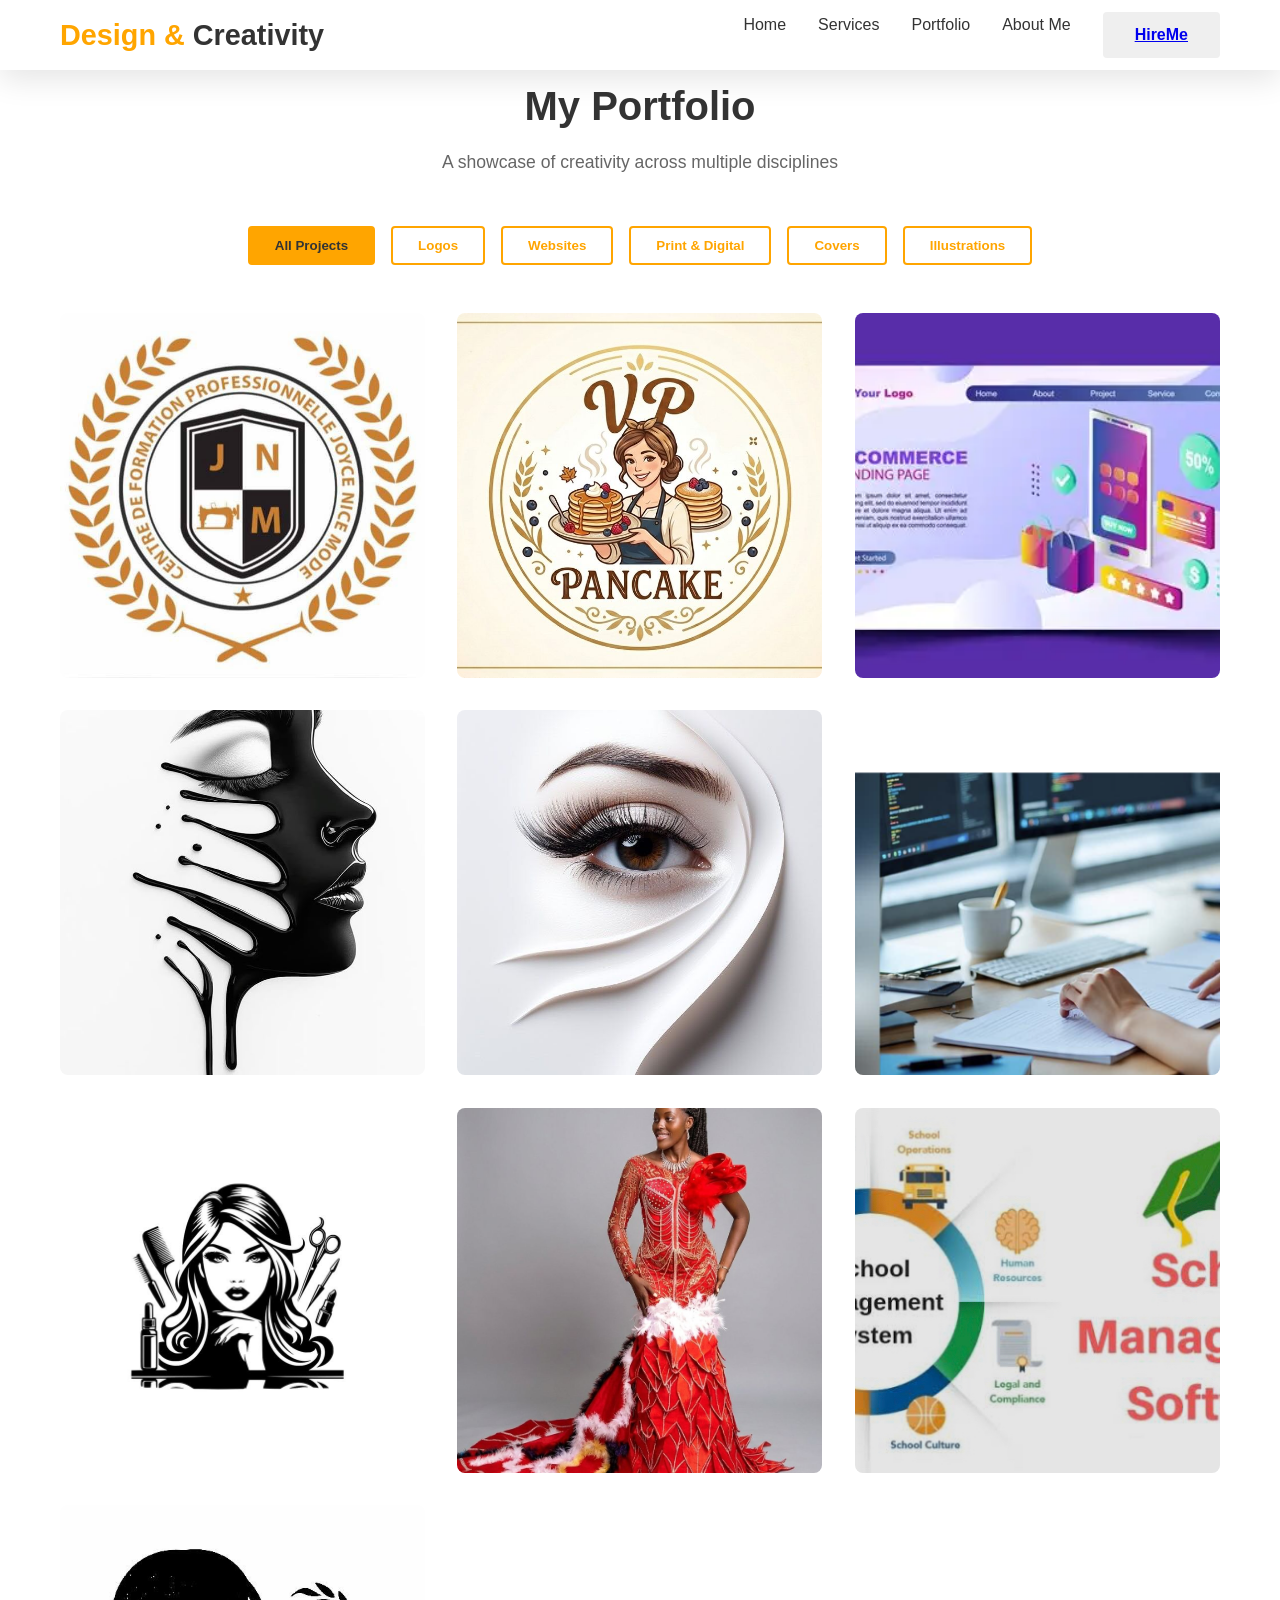
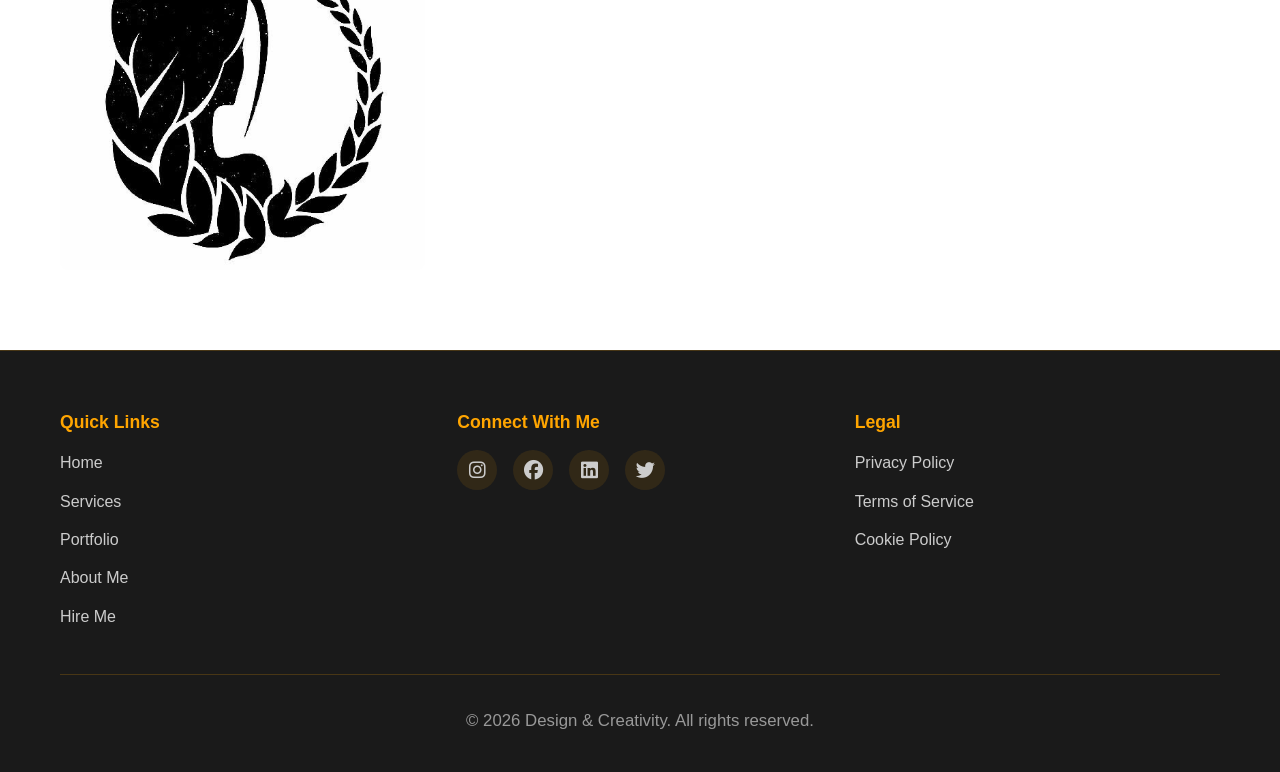
<file: My Website/portfolio.html>
<!DOCTYPE html>
<html lang="en">
<head>
    <meta charset="UTF-8">
    <meta name="viewport" content="width=device-width, initial-scale=1.0">
    <title>Freelance Web & Graphic Designer - Transform Your Vision Into Reality</title>
    <link rel="stylesheet" href="styles.css">
    <link rel="shortcut icon" href="my logo.PNG" type="image/x-icon">
    <link rel="stylesheet" href="https://cdnjs.cloudflare.com/ajax/libs/font-awesome/6.4.0/css/all.min.css">
</head>
<body>
    <!-- Navigation -->
    <nav class="navbar">
        <div class="navbar-container">
            <div class="logo">
                <span class="logo-accent">Design & </span>Creativity
            </div>
            <ul class="nav-menu">
                <li><a href="index.html" class="nav-link">Home</a></li>
                <li><a href="services.html" class="nav-link">Services</a></li>
                <li><a href="portfolio.html" class="nav-link">Portfolio</a></li>
                <li><a href="abou.html" class="nav-link">About Me</a></li>
                <li><form class="nav-link">
                    <button class="btn btn-outline-success" type="submit">
                        <a href="contact.html">HireMe</a></button>
                    </form>
                </li>
            </ul>
            <div class="hamburger">
                <span></span>
                <span></span>
                <span></span>
            </div>
        </div>
    </nav>

    <!-- Portfolio Section -->
    <section id="portfolio" class="portfolio">
        <div class="container">
            <h2 class="section-title">My Portfolio</h2>
            <p class="section-subtitle">A showcase of creativity across multiple disciplines</p>

            <!-- Filter Buttons -->
            <div class="portfolio-filters">
                <button class="filter-btn active" data-filter="all">All Projects</button>
                <button class="filter-btn" data-filter="logos">Logos</button>
                <button class="filter-btn" data-filter="websites">Websites</button>
                <button class="filter-btn" data-filter="print">Print & Digital</button>
                <button class="filter-btn" data-filter="covers">Covers</button>
                <button class="filter-btn" data-filter="illustrations">Illustrations</button>
            </div>

            <!-- Portfolio Grid -->
            <div class="portfolio-grid">
                <!-- Logo Projects -->
                <div class="portfolio-item" data-category="logos">
                    <div class="portfolio-image">
                        <img src="jnm logo.jpeg" alt="Logo Design 1">
                        <div class="portfolio-overlay">
                            <h3>Modern Logo</h3>
                            <p>Brand Identity</p>
                        </div>
                    </div>
                </div>

                <div class="portfolio-item" data-category="logos">
                    <div class="portfolio-image">
                        <img src="vanessa logo.jpeg" alt="Logo Design 2">
                        <div class="portfolio-overlay">
                            <h3>Eco-Friendly Brand</h3>
                            <p>Visual Identity</p>
                        </div>
                    </div>
                </div>

                <!-- Website Projects -->
                <div class="portfolio-item" data-category="websites">
                    <div class="portfolio-image">
                        <img src="OIP.webp" alt="Website 1">
                        <div class="portfolio-overlay">
                            <h3>E-commerce Platform</h3>
                            <p>Responsive Website</p>
                        </div>
                    </div>
                </div>

                <div class="portfolio-item" data-category="websites">
                    <div class="portfolio-image">
                        <img src="face design.jpeg" alt="Website 2">
                        <div class="portfolio-overlay">
                            <h3>Corporate Showcase</h3>
                            <p>Web Design</p>
                        </div>
                    </div>
                </div>

                <!-- Print & Digital -->
                <div class="portfolio-item" data-category="print">
                    <div class="portfolio-image">
                        <img src="eye design.jpeg" alt="Print 1">
                        <div class="portfolio-overlay">
                            <h3>Business Card Suite</h3>
                            <p>Print Design</p>
                        </div>
                    </div>
                </div>

                <div class="portfolio-item" data-category="print">
                    <div class="portfolio-image">
                        <img src="arn 1425.PNG" alt="Print 2">
                        <div class="portfolio-overlay">
                            <h3>Social Media Pack</h3>
                            <p>Digital Assets</p>
                        </div>
                    </div>
                </div>

                <!-- Book Covers -->
                <div class="portfolio-item" data-category="covers">
                    <div class="portfolio-image">
                        <img src="braid design.jpeg" alt="Book Cover 1">
                        <div class="portfolio-overlay">
                            <h3>Mystery Novel</h3>
                            <p>Book Cover Design</p>
                        </div>
                    </div>
                </div>

                <div class="portfolio-item" data-category="covers">
                    <div class="portfolio-image">
                        <img src="joyce brand.jpeg" alt="Book Cover 2">
                        <div class="portfolio-overlay">
                            <h3>Self-Help Guide</h3>
                            <p>Cover Illustration</p>
                        </div>
                    </div>
                </div>

                <!-- Illustrations -->
                <div class="portfolio-item" data-category="illustrations">
                    <div class="portfolio-image">
                        <img src="IMG_E3202.JPG" alt="Illustration 1">
                        <div class="portfolio-overlay">
                            <h3>Digital Artwork</h3>
                            <p>Character Design</p>
                        </div>
                    </div>
                </div>

                <div class="portfolio-item" data-category="illustrations">
                    <div class="portfolio-image">
                        <img src="watermark.jpeg" alt="Illustration 2">
                        <div class="portfolio-overlay">
                            <h3>Watercolor Series</h3>
                            <p>Fine Art</p>
                        </div>
                    </div>
                </div>
            </div>
        </div>
    </section>

    
    <!-- Footer -->
    <footer class="footer">
        <div class="container">
            <div class="footer-grid">
                <div class="footer-section">
                    <h3>Quick Links</h3>
                    <ul>
                        <li><a href="index.html">Home</a></li>
                        <li><a href="services.html">Services</a></li>
                        <li><a href="portfolio.html">Portfolio</a></li>
                        <li><a href="about.html">About Me</a></li>
                        <li><a href="contact.html">Hire Me</a></li>
                    </ul>
                </div>

                <div class="footer-section">
                    <h3>Connect With Me</h3>
                    <div class="social-icons">
                        <a href="#" title="Instagram"><i class="fab fa-instagram"></i></a>
                        <a href="#" title="Facebook"><i class="fab fa-facebook"></i></a>
                        <a href="#" title="LinkedIn"><i class="fab fa-linkedin"></i></a>
                        <a href="#" title="Twitter"><i class="fab fa-twitter"></i></a>
                    </div>
                </div>

                <div class="footer-section">
                    <h3>Legal</h3>
                    <ul>
                        <li><a href="#">Privacy Policy</a></li>
                        <li><a href="#">Terms of Service</a></li>
                        <li><a href="#">Cookie Policy</a></li>
                    </ul>
                </div>
            </div>

            <div class="footer-bottom">
                <p>&copy; 2026 Design & Creativity. All rights reserved.</p>
            </div>
        </div>
    </footer>

    <script src="script.js"></script>
</body>
</html>
</file>
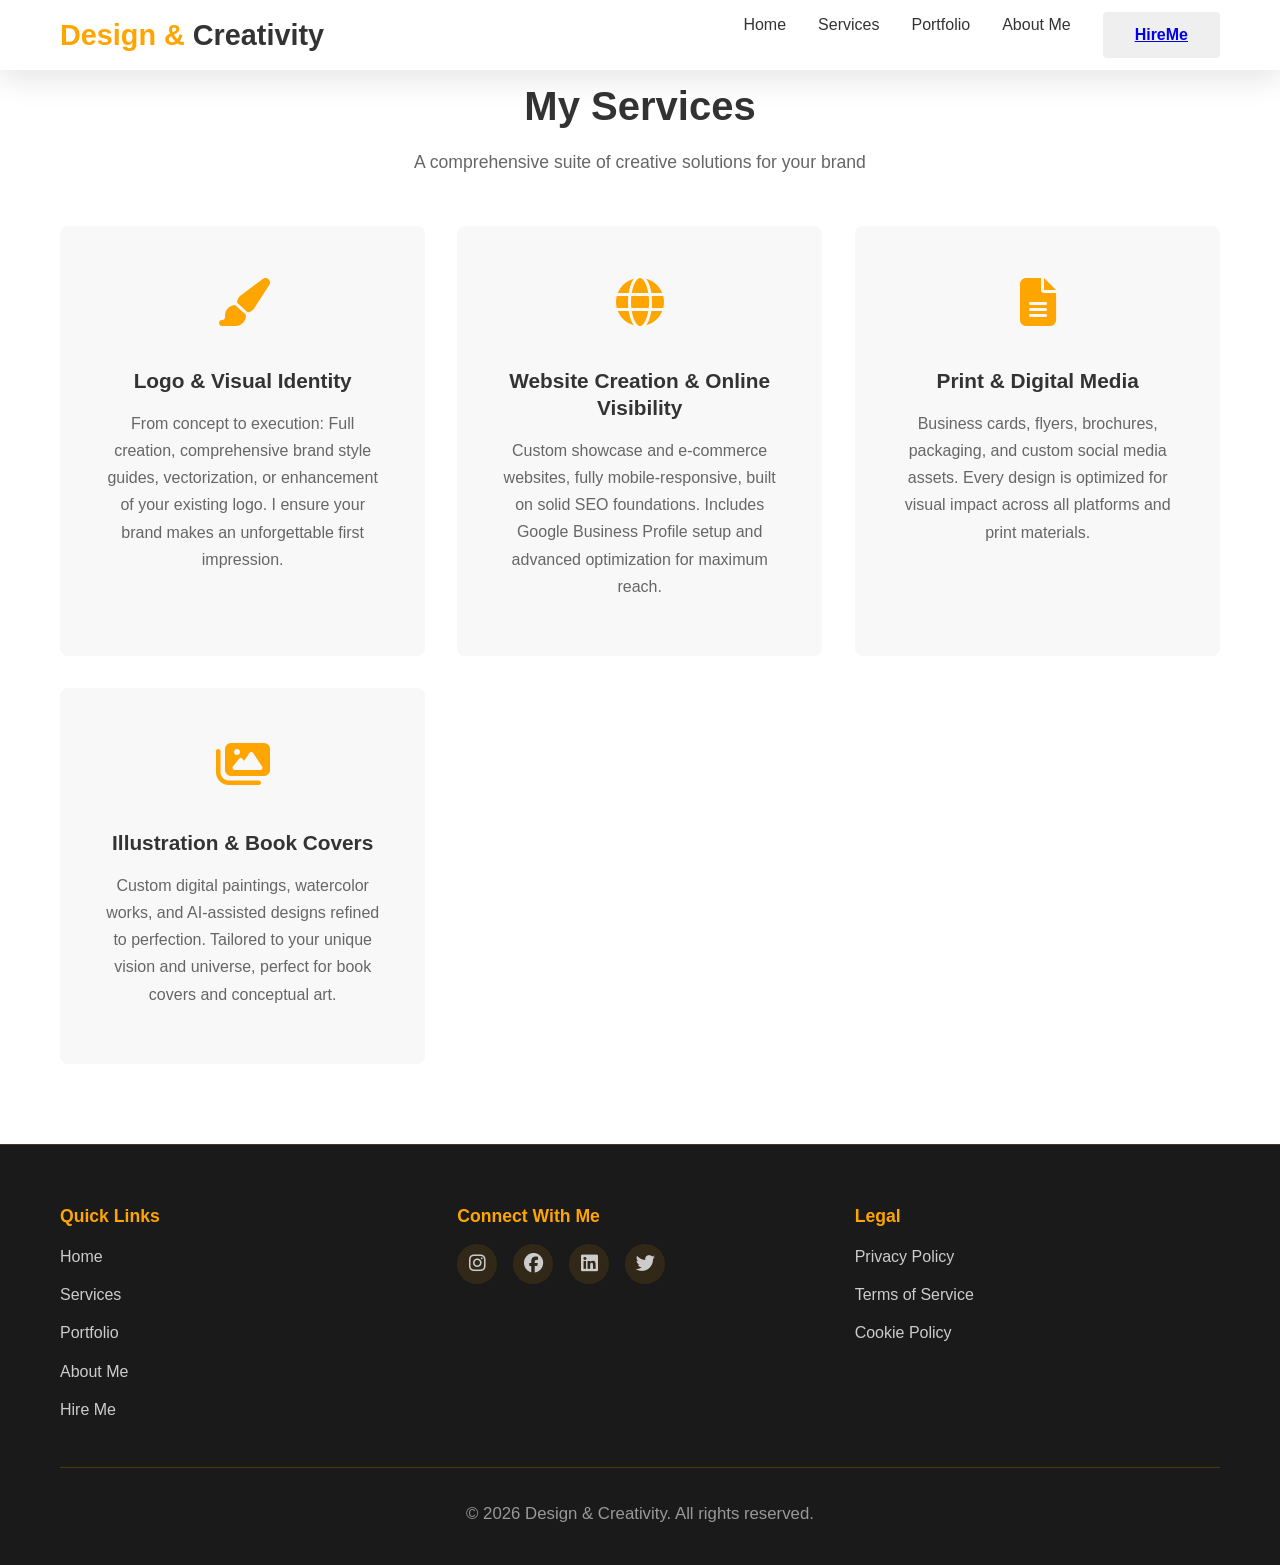
<file: My Website/services.html>
<!DOCTYPE html>
<html lang="en">
<head>
    <meta charset="UTF-8">
    <meta name="viewport" content="width=device-width, initial-scale=1.0">
    <title>Freelance Web & Graphic Designer - Transform Your Vision Into Reality</title>
    <link rel="stylesheet" href="styles.css">
    <link rel="shortcut icon" href="my logo.PNG" type="image/x-icon">
    <link rel="stylesheet" href="https://cdnjs.cloudflare.com/ajax/libs/font-awesome/6.4.0/css/all.min.css">
</head>
<body>
    <!-- Navigation -->
    <nav class="navbar">
        <div class="navbar-container">
            <div class="logo">
                <span class="logo-accent">Design & </span>Creativity
            </div>
            <ul class="nav-menu">
                <li><a href="index.html" class="nav-link">Home</a></li>
                <li><a href="services.html" class="nav-link">Services</a></li>
                <li><a href="portfolio.html" class="nav-link">Portfolio</a></li>
                <li><a href="abou.html" class="nav-link">About Me</a></li>
                <li><form class="nav-link">
                    <button class="btn btn-outline-success" type="submit">
                        <a href="contact.html">HireMe</a></button>
                    </form>
                </li>
            </ul>
            <div class="hamburger">
                <span></span>
                <span></span>
                <span></span>
            </div>
        </div>
    </nav>

    <!-- Services Section -->
    <section id="services" class="services">
        <div class="container">
            <h2 class="section-title">My Services</h2>
            <p class="section-subtitle">A comprehensive suite of creative solutions for your brand</p>

            <div class="services-grid">
                <!-- Service 1 -->
                <div class="service-card">
                    <div class="service-icon">
                        <i class="fas fa-paint-brush"></i>
                    </div>
                    <h3>Logo & Visual Identity</h3>
                    <p>
                        From concept to execution: Full creation, comprehensive brand style guides, vectorization, or enhancement of your existing logo. I ensure your brand makes an unforgettable first impression.
                    </p>
                </div>

                <!-- Service 2 -->
                <div class="service-card">
                    <div class="service-icon">
                        <i class="fas fa-globe"></i>
                    </div>
                    <h3>Website Creation & Online Visibility</h3>
                    <p>
                        Custom showcase and e-commerce websites, fully mobile-responsive, built on solid SEO foundations. Includes Google Business Profile setup and advanced optimization for maximum reach.
                    </p>
                </div>

                <!-- Service 3 -->
                <div class="service-card">
                    <div class="service-icon">
                        <i class="fas fa-file-alt"></i>
                    </div>
                    <h3>Print & Digital Media</h3>
                    <p>
                        Business cards, flyers, brochures, packaging, and custom social media assets. Every design is optimized for visual impact across all platforms and print materials.
                    </p>
                </div>

                <!-- Service 4 -->
                <div class="service-card">
                    <div class="service-icon">
                        <i class="fas fa-images"></i>
                    </div>
                    <h3>Illustration & Book Covers</h3>
                    <p>
                        Custom digital paintings, watercolor works, and AI-assisted designs refined to perfection. Tailored to your unique vision and universe, perfect for book covers and conceptual art.
                    </p>
                </div>
            </div>
        </div>
    </section>


<!-- Footer -->
    <footer class="footer">
        <div class="container">
            <div class="footer-grid">
                <div class="footer-section">
                    <h3>Quick Links</h3>
                    <ul>
                        <li><a href="index.html">Home</a></li>
                        <li><a href="services.html">Services</a></li>
                        <li><a href="portfolio.html">Portfolio</a></li>
                        <li><a href="about.html">About Me</a></li>
                        <li><a href="contact.html">Hire Me</a></li>
                    </ul>
                </div>

                <div class="footer-section">
                    <h3>Connect With Me</h3>
                    <div class="social-icons">
                        <a href="#" title="Instagram"><i class="fab fa-instagram"></i></a>
                        <a href="#" title="Facebook"><i class="fab fa-facebook"></i></a>
                        <a href="#" title="LinkedIn"><i class="fab fa-linkedin"></i></a>
                        <a href="#" title="Twitter"><i class="fab fa-twitter"></i></a>
                    </div>
                </div>

                <div class="footer-section">
                    <h3>Legal</h3>
                    <ul>
                        <li><a href="#">Privacy Policy</a></li>
                        <li><a href="#">Terms of Service</a></li>
                        <li><a href="#">Cookie Policy</a></li>
                    </ul>
                </div>
            </div>

            <div class="footer-bottom">
                <p>&copy; 2026 Design & Creativity. All rights reserved.</p>
            </div>
        </div>
    </footer>

    <script src="script.js"></script>
</body>
</html>
</file>
<file: My Website/styles.css>
* {
    margin: 0;
    padding: 0;
    box-sizing: border-box;
}

:root {
    --primary-color: #FFA500;
    --primary-dark: #FF8C00;
    --dark-bg: #1a1a1a;
    --light-bg: #ffffff;
    --light-gray: #f8f8f8;
    --medium-gray: #e0e0e0;
    --text-dark: #333333;
    --text-light: #ffffff;
    --accent-dark: #333333;
    --shadow: 0 10px 30px rgba(0, 0, 0, 0.1);
    --shadow-hover: 0 15px 40px rgba(0, 0, 0, 0.15);
}

html {
    scroll-behavior: smooth;
}

body {
    font-family: 'Segoe UI', Tahoma, Geneva, Verdana, sans-serif;
    line-height: 1.6;
    color: var(--text-dark);
    background-color: var(--light-bg);
}

.container {
    max-width: 1200px;
    margin: 0 auto;
    padding: 0 20px;
}
h1, h2, h3, h4, h5, h6 {
    font-weight: 700;
    line-height: 1.3;
    margin-bottom: 1rem;
}

h1 {
    font-size: 3rem;
}

h2 {
    font-size: 2.5rem;
}

h3 {
    font-size: 1.5rem;
}

p {
    margin-bottom: 1rem;
    font-size: 1.05rem;
    line-height: 1.7;
}

.section-title {
    text-align: center;
    font-size: 2.5rem;
    margin-bottom: 1rem;
    color: var(--text-dark);
}

.section-subtitle {
    text-align: center;
    font-size: 1.1rem;
    color: #666;
    margin-bottom: 3rem;
}

.btn {
    display: inline-block;
    padding: 12px 30px;
    font-size: 1rem;
    font-weight: 600;
    border: 2px solid transparent;
    border-radius: 4px;
    cursor: pointer;
    transition: all 0.3s ease;
    text-decoration: none;
    text-align: center;
}

.btn-primary {
    background-color: var(--primary-color);
    color: var(--text-dark);
    border-color: var(--primary-color);
}

.btn-primary:hover {
    background-color: var(--primary-dark);
    border-color: var(--primary-dark);
    transform: translateY(-2px);
    box-shadow: var(--shadow-hover);
}

.btn-secondary {
    background-color: transparent;
    color: var(--primary-color);
    border-color: var(--primary-color);
}

.btn-secondary:hover {
    background-color: var(--primary-color);
    color: var(--text-dark);
}

.btn-block {
    width: 100%;
    margin-top: 1.5rem;
}
.navbar {
    position: fixed;
    top: 0;
    width: 100%;
    background-color: var(--light-bg);
    box-shadow: var(--shadow);
    z-index: 1000;
}

.navbar-container {
    max-width: 1200px;
    margin: 0 auto;
    padding: 0 20px;
    display: flex;
    justify-content: space-between;
    align-items: center;
    height: 70px;
}

.logo {
    font-size: 1.8rem;
    font-weight: 700;
    color: var(--text-dark);
    text-decoration: none;
}

.logo-accent {
    color: var(--primary-color);
}

.nav-menu {
    display: flex;
    list-style: none;
    gap: 2rem;
}

.nav-link {
    color: var(--text-dark);
    text-decoration: none;
    font-weight: 500;
    transition: color 0.3s ease;
    position: relative;
}

.nav-link:hover {
    color: var(--primary-color);
}

.nav-link::after {
    content: '';
    position: absolute;
    width: 0;
    height: 2px;
    bottom: -5px;
    left: 0;
    background-color: var(--primary-color);
    transition: width 0.3s ease;
}

.nav-link:hover::after {
    width: 100%;
}

.hamburger {
    display: none;
    flex-direction: column;
    cursor: pointer;
}

.hamburger span {
    width: 25px;
    height: 3px;
    background-color: var(--text-dark);
    margin: 5px 0;
    transition: 0.3s ease;
    border-radius: 2px;
}

.hero {
    margin-top: 70px;
    padding: 100px 20px;
    background-color: var(--light-bg);
    text-align: center;
    min-height: calc(100vh - 70px);
    display: flex;
    align-items: center;
    justify-content: center;
}

.hero-content {
    max-width: 900px;
}

.hero-title {
    font-size: 3.5rem;
    margin-bottom: 1rem;
    color: var(--text-dark);
}

.hero-subtitle {
    font-size: 1.8rem;
    color: var(--primary-color);
    margin-bottom: 1.5rem;
    font-weight: 600;
}

.hero-description {
    font-size: 1.1rem;
    color: #666;
    margin-bottom: 2.5rem;
    line-height: 1.8;
}

.hero-cta {
    display: flex;
    gap: 1.5rem;
    justify-content: center;
    flex-wrap: wrap;
}

.stats-banner {
    background-color: var(--dark-bg);
    color: var(--text-light);
    padding: 60px 20px;
}

.stats-container {
    max-width: 1200px;
    margin: 0 auto;
    display: grid;
    grid-template-columns: repeat(auto-fit, minmax(200px, 1fr));
    gap: 2rem;
    text-align: center;
}

.stat h3 {
    font-size: 2.5rem;
    color: var(--primary-color);
    margin-bottom: 0.5rem;
}

.stat p {
    font-size: 1rem;
    color: #ccc;
}

.services {
    padding: 80px 20px;
    background-color: var(--light-bg);
}

.services-grid {
    display: grid;
    grid-template-columns: repeat(auto-fit, minmax(280px, 1fr));
    gap: 2rem;
    max-width: 1200px;
    margin: 0 auto;
}

.service-card {
    padding: 2.5rem;
    background-color: var(--light-gray);
    border-radius: 8px;
    transition: all 0.3s ease;
    text-align: center;
}

.service-card:hover {
    transform: translateY(-10px);
    box-shadow: var(--shadow-hover);
    background-color: var(--light-bg);
}

.service-icon {
    font-size: 3rem;
    color: var(--primary-color);
    margin-bottom: 1.5rem;
}

.service-card h3 {
    font-size: 1.3rem;
    margin-bottom: 1rem;
    color: var(--text-dark);
}

.service-card p {
    color: #666;
    font-size: 1rem;
    line-height: 1.7;
}

.workflow {
    background-color: var(--dark-bg);
    color: var(--text-light);
    padding: 80px 20px;
}

.workflow .section-title,
.workflow .section-subtitle {
    color: var(--text-light);
}

.workflow .section-subtitle {
    color: #ccc;
}

.workflow-grid {
    display: grid;
    grid-template-columns: repeat(auto-fit, minmax(250px, 1fr));
    gap: 2rem;
    max-width: 1200px;
    margin: 0 auto;
}

.workflow-step {
    padding: 2.5rem;
    background-color: rgba(255, 165, 0, 0.1);
    border-left: 4px solid var(--primary-color);
    border-radius: 4px;
    transition: all 0.3s ease;
}

.workflow-step:hover {
    background-color: rgba(255, 165, 0, 0.15);
    transform: translateX(10px);
}

.step-number {
    display: inline-block;
    width: 50px;
    height: 50px;
    background-color: var(--primary-color);
    color: var(--text-dark);
    border-radius: 50%;
    text-align: center;
    line-height: 50px;
    font-size: 1.8rem;
    font-weight: 700;
    margin-bottom: 1.5rem;
}

.workflow-step h3 {
    font-size: 1.3rem;
    margin-bottom: 1rem;
}

.workflow-step p {
    font-size: 0.95rem;
    color: #ccc;
}

.portfolio {
    padding: 80px 20px;
    background-color: var(--light-bg);
}

.portfolio-filters {
    display: flex;
    justify-content: center;
    gap: 1rem;
    margin-bottom: 3rem;
    flex-wrap: wrap;
}

.filter-btn {
    padding: 10px 25px;
    border: 2px solid var(--primary-color);
    background-color: transparent;
    color: var(--primary-color);
    font-weight: 600;
    cursor: pointer;
    border-radius: 4px;
    transition: all 0.3s ease;
}

.filter-btn.active,
.filter-btn:hover {
    background-color: var(--primary-color);
    color: var(--text-dark);
}

.portfolio-grid {
    display: grid;
    grid-template-columns: repeat(auto-fill, minmax(280px, 1fr));
    gap: 2rem;
    max-width: 1200px;
    margin: 0 auto;
}

.portfolio-item {
    position: relative;
    overflow: hidden;
    border-radius: 8px;
    aspect-ratio: 1;
    opacity: 1;
    transition: all 0.3s ease;
}

.portfolio-item.hidden {
    display: none;
}

.portfolio-image {
    position: relative;
    width: 100%;
    height: 100%;
    overflow: hidden;
}

.portfolio-image img {
    width: 100%;
    height: 100%;
    object-fit: cover;
    transition: transform 0.3s ease;
}

.portfolio-item:hover .portfolio-image img {
    transform: scale(1.1);
}

.portfolio-overlay {
    position: absolute;
    top: 0;
    left: 0;
    right: 0;
    bottom: 0;
    background-color: rgba(0, 0, 0, 0.7);
    display: flex;
    flex-direction: column;
    justify-content: center;
    align-items: center;
    color: var(--text-light);
    text-align: center;
    opacity: 0;
    transition: opacity 0.3s ease;
}

.portfolio-item:hover .portfolio-overlay {
    opacity: 1;
}

.portfolio-overlay h3 {
    font-size: 1.3rem;
    margin-bottom: 0.5rem;
}

.portfolio-overlay p {
    font-size: 0.9rem;
    color: var(--primary-color);
    margin: 0;
}

.about {
    padding: 80px 20px;
    background-color: var(--dark-bg);
    color: var(--text-light);
}

.about .section-title {
    color: var(--text-light);
}

.about-grid {
    display: flex;
    grid-template-columns: repeat(auto-fit, minmax(300px, 1fr));
    gap: 3rem;
    align-items: center;
    max-width: 1200px;
    margin: 0 auto;
}

.about-image img {
     width: 300px;
      height: 300px;
      border-radius: 50%;
      object-fit: cover;
      border: 5px solid #00b4d8;
      box-shadow: 0 10px 30px rgba(0,0,0,0.1);
}

.about-content h2 {
    color: var(--text-light);
}

.about-intro {
    font-size: 1.1rem;
    color: #ccc;
    margin-bottom: 2rem;
}

.about-journey {
    margin-bottom: 2rem;
}

.about-journey h3 {
    color: var(--primary-color);
    margin-bottom: 1.5rem;
    font-size: 1.3rem;
}

.journey-item {
    margin-bottom: 1.5rem;
    padding-bottom: 1.5rem;
    border-bottom: 1px solid rgba(255, 165, 0, 0.2);
}

.journey-item:last-child {
    border-bottom: none;
}

.journey-item h4 {
    color: var(--primary-color);
    margin-bottom: 0.5rem;
    font-size: 1rem;
}

.journey-item p {
    color: #ccc;
    font-size: 0.95rem;
    margin-bottom: 0;
}

.about-closing {
    color: #ccc;
    font-size: 1rem;
    margin-bottom: 0;
    font-style: italic;
}

.skills-container {
    display: grid;
    grid-template-columns: repeat(auto-fit, minmax(250px, 1fr));
    gap: 2rem;
}
.skill-category {
    background: white;
    padding: 1.5rem;
    border-radius: 15px;
    box-shadow: 0 5px 15px rgba(0,0,0,0.05);
}
.skill-category h3 {
    color: #1e2b3a;
    margin-bottom: 1rem;
    display: flex;
    align-items: center;
    gap: 0.5rem;
}
.skill-items {
    display: flex;
    flex-wrap: wrap;
    gap: 0.8rem;
}
.skill-items span {
    background: #f0f7ff;
    padding: 0.4rem 1rem;
    border-radius: 30px;
    font-size: 1rem;
}

.contact {
    padding: 80px 20px;
    background-color: var(--light-bg);
}

.contact-grid {
    display: grid;
    grid-template-columns: repeat(auto-fit, minmax(300px, 1fr));
    gap: 3rem;
    max-width: 1200px;
    margin: 0 auto;
}

.contact-form-wrapper {
    background-color: var(--light-gray);
    padding: 2.5rem;
    border-radius: 8px;
}

.contact-form {
    display: flex;
    flex-direction: column;
}

.form-group {
    margin-bottom: 1.5rem;
}

.form-group label {
    display: block;
    margin-bottom: 0.5rem;
    font-weight: 600;
    color: var(--text-dark);
}

.form-group input,
.form-group select,
.form-group textarea {
    width: 100%;
    padding: 12px;
    border: 1px solid var(--medium-gray);
    border-radius: 4px;
    font-family: inherit;
    font-size: 1rem;
    transition: all 0.3s ease;
}

.form-group input:focus,
.form-group select:focus,
.form-group textarea:focus {
    outline: none;
    border-color: var(--primary-color);
    box-shadow: 0 0 0 3px rgba(255, 165, 0, 0.1);
}


.contact-info-wrapper {
    display: flex;
    flex-direction: column;
}

.contact-info-card {
    background-color: var(--dark-bg);
    color: var(--text-light);
    padding: 2.5rem;
    border-radius: 8px;
    flex-grow: 1;
}

.contact-info-card h3 {
    color: var(--primary-color);
    margin-bottom: 2rem;
    font-size: 1.3rem;
}

.contact-item {
    display: flex;
    gap: 1.5rem;
    margin-bottom: 2rem;
    padding-bottom: 2rem;
    border-bottom: 1px solid rgba(255, 165, 0, 0.2);
}

.contact-item:last-of-type {
    border-bottom: none;
    padding-bottom: 0;
}

.contact-item.highlight {
    background-color: rgba(255, 165, 0, 0.1);
    padding: 1.5rem;
    border: none;
    border-left: 4px solid var(--primary-color);
    margin-bottom: 0;
}

.contact-item i {
    font-size: 1.5rem;
    color: var(--primary-color);
    margin-top: 0.25rem;
}

.contact-item h4 {
    color: var(--primary-color);
    font-size: 1rem;
    margin-bottom: 0.3rem;
}

.contact-item p {
    margin-bottom: 0.3rem;
    font-size: 0.95rem;
}

.contact-item a {
    color: var(--text-light);
    text-decoration: none;
    transition: color 0.3s ease;
}

.contact-item a:hover {
    color: var(--primary-color);
}

.contact-hours {
    font-size: 0.85rem;
    color: #aaa;
}

.faq {
    padding: 80px 20px;
    background-color: var(--dark-bg);
    color: var(--text-light);
}

.faq .section-title {
    color: var(--text-light);
}

.faq .section-subtitle {
    color: #ccc;
}

.faq-grid {
    display: grid;
    grid-template-columns: repeat(auto-fit, minmax(300px, 1fr));
    gap: 2rem;
    max-width: 1200px;
    margin: 0 auto;
}

.faq-item {
    background-color: rgba(255, 165, 0, 0.05);
    border: 1px solid rgba(255, 165, 0, 0.2);
    border-radius: 8px;
    overflow: hidden;
    transition: all 0.3s ease;
}

.faq-item.active {
    background-color: rgba(255, 165, 0, 0.1);
    border-color: var(--primary-color);
}

.faq-header {
    padding: 1.5rem;
    background-color: rgba(255, 165, 0, 0.1);
    cursor: pointer;
    display: flex;
    justify-content: space-between;
    align-items: center;
    transition: all 0.3s ease;
}

.faq-item.active .faq-header {
    background-color: rgba(255, 165, 0, 0.15);
}

.faq-header h3 {
    margin-bottom: 0;
    font-size: 1.05rem;
    color: var(--text-light);
}

.faq-icon {
    font-size: 1.5rem;
    color: var(--primary-color);
    font-weight: bold;
    transition: transform 0.3s ease;
}

.faq-item.active .faq-icon {
    transform: rotate(45deg);
}

.faq-content {
    padding: 1.5rem;
    display: none;
    background-color: rgba(255, 165, 0, 0.05);
}

.faq-item.active .faq-content {
    display: block;
}

.faq-content p {
    color: #ccc;
    font-size: 0.95rem;
    margin-bottom: 0;
}
.footer {
    background-color: var(--dark-bg);
    color: var(--text-light);
    padding: 60px 20px 20px;
    border-top: 1px solid rgba(255, 165, 0, 0.2);
}

.footer-grid {
    display: grid;
    grid-template-columns: repeat(auto-fit, minmax(200px, 1fr));
    gap: 2rem;
    max-width: 1200px;
    margin: 0 auto;
    margin-bottom: 2rem;
}

.footer-section h3 {
    color: var(--primary-color);
    margin-bottom: 1rem;
    font-size: 1.1rem;
}

.footer-section ul {
    list-style: none;
}

.footer-section ul li {
    margin-bottom: 0.8rem;
}

.footer-section a {
    color: #ccc;
    text-decoration: none;
    transition: color 0.3s ease;
}

.footer-section a:hover {
    color: var(--primary-color);
}

.social-icons {
    display: flex;
    gap: 1rem;
}

.social-icons a {
    display: inline-flex;
    align-items: center;
    justify-content: center;
    width: 40px;
    height: 40px;
    background-color: rgba(255, 165, 0, 0.1);
    border-radius: 50%;
    font-size: 1.2rem;
    transition: all 0.3s ease;
}

.social-icons a:hover {
    background-color: var(--primary-color);
    color: var(--text-dark);
    transform: translateY(-3px);
}

.footer-bottom {
    text-align: center;
    padding-top: 2rem;
    border-top: 1px solid rgba(255, 165, 0, 0.2);
    color: #999;
    font-size: 0.9rem;
}

@media (max-width: 768px) {
    h1 {
        font-size: 2rem;
    }

    h2 {
        font-size: 1.8rem;
    }

    .section-title {
        font-size: 1.8rem;
    }

    .nav-menu {
        display: none;
        position: absolute;
        top: 70px;
        left: 0;
        right: 0;
        background-color: var(--light-bg);
        flex-direction: column;
        width: 100%;
        gap: 0;
        box-shadow: var(--shadow);
    }

    .nav-menu.active {
        display: flex;
    }

    .nav-menu li {
        padding: 1rem;
        border-bottom: 1px solid var(--medium-gray);
    }

    .hamburger {
        display: flex;
    }

    .hero {
        margin-top: 70px;
        padding: 50px 20px;
        min-height: auto;
    }

    .hero-title {
        font-size: 2rem;
    }

    .hero-subtitle {
        font-size: 1.3rem;
    }

    .hero-cta {
        flex-direction: column;
        align-items: center;
    }

    .btn {
        width: 100%;
    }

    .services-grid,
    .workflow-grid,
    .portfolio-grid,
    .faq-grid {
        grid-template-columns: 1fr;
    }

    .portfolio-grid {
        grid-template-columns: repeat(auto-fill, minmax(200px, 1fr));
    }

    .about-grid {
        grid-template-columns: 1fr;
    }

    .contact-grid {
        grid-template-columns: 1fr;
    }

    .stats-container {
        grid-template-columns: repeat(2, 1fr);
    }
}

@media (max-width: 480px) {
    h1 {
        font-size: 1.5rem;
    }

    h2, .section-title {
        font-size: 1.3rem;
    }

    .hero-title {
        font-size: 1.3rem;
    }

    .hero-subtitle {
        font-size: 1rem;
    }

    .hero-description {
        font-size: 0.95rem;
    }

    .nav-menu {
        top: 60px;
    }

    .navbar-container {
        height: 60px;
    }

    .hero {
        margin-top: 60px;
    }

    .service-card,
    .workflow-step,
    .contact-form-wrapper,
    .contact-info-card {
        padding: 1.5rem;
    }

    .portfolio-grid {
        grid-template-columns: 1fr;
    }

    .stats-container {
        grid-template-columns: 1fr;
    }

    .stat h3 {
        font-size: 2rem;
    }
}
</file>
